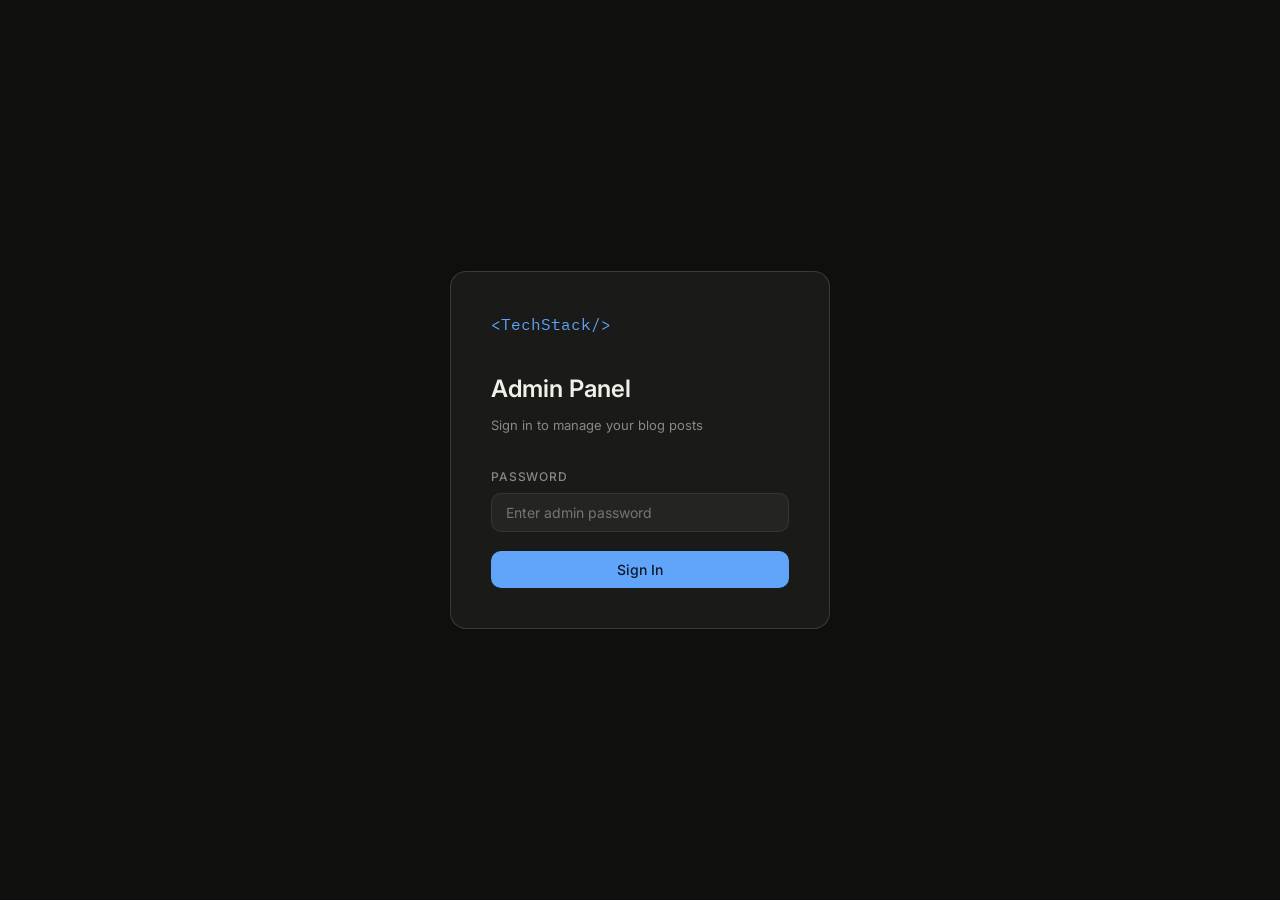
<file: frontend/admin.html>
<!DOCTYPE html>
<html lang="en">
<head>
  <meta charset="UTF-8" />
  <meta name="viewport" content="width=device-width, initial-scale=1.0" />
  <!-- Fav Icon -->
  <link rel="icon" type="image/x-icon" href="/favicon.ico" />
  <link rel="icon" type="image/png" sizes="32x32" href="/favicon-32x32.png" />
  <link rel="icon" type="image/png" sizes="16x16" href="/favicon-16x16.png" />
  <link rel="apple-touch-icon" sizes="180x180" href="/apple-touch-icon.png" />
  <title>TechStack Blog — Admin</title>
  <link href="https://fonts.googleapis.com/css2?family=IBM+Plex+Mono:wght@400;500&family=Inter:wght@300;400;500;600&display=swap" rel="stylesheet" />
  <style>
    *, *::before, *::after { box-sizing: border-box; margin: 0; padding: 0; }
    :root {
      --bg: #0F0F0E; --bg2: #1A1A18; --bg3: #242422;
      --border: rgba(255,255,255,0.08); --border2: rgba(255,255,255,0.14);
      --text: #F0EFE8; --text2: #888884;
      --accent: #60A5FA; --accent-bg: rgba(96,165,250,0.08);
      --green: #34D399; --green-bg: rgba(52,211,153,0.08);
      --red: #F87171; --red-bg: rgba(248,113,113,0.08);
      --radius: 10px; --font: 'Inter', sans-serif; --mono: 'IBM Plex Mono', monospace;
    }
    html { height: 100%; }
    body { font-family: var(--font); background: var(--bg); color: var(--text); min-height: 100vh; font-size: 14px; line-height: 1.6; }
    #loginScreen { min-height: 100vh; display: flex; align-items: center; justify-content: center; padding: 2rem; }
    .login-card { width: 100%; max-width: 380px; background: var(--bg2); border: 1px solid var(--border2); border-radius: 16px; padding: 2.5rem; }
    .login-logo { font-family: var(--mono); font-size: 1rem; color: var(--accent); margin-bottom: 2rem; display: block; }
    .login-title { font-size: 1.5rem; font-weight: 600; margin-bottom: 0.4rem; }
    .login-sub { color: var(--text2); font-size: 13px; margin-bottom: 2rem; }
    label { display: block; font-size: 12px; font-weight: 500; color: var(--text2); text-transform: uppercase; letter-spacing: 0.07em; margin-bottom: 6px; }
    input, select, textarea { width: 100%; background: var(--bg3); border: 1px solid var(--border); border-radius: var(--radius); color: var(--text); font-family: var(--font); font-size: 14px; padding: 10px 14px; outline: none; transition: border-color 0.15s; -webkit-appearance: none; }
    input:focus, select:focus, textarea:focus { border-color: var(--accent); }
    textarea { resize: vertical; font-family: var(--mono); font-size: 13px; line-height: 1.7; }
    .field { margin-bottom: 1.2rem; }
    .btn { display: inline-flex; align-items: center; justify-content: center; gap: 8px; font-family: var(--font); font-size: 14px; font-weight: 500; border: none; border-radius: var(--radius); cursor: pointer; padding: 10px 20px; transition: opacity 0.15s, transform 0.1s; }
    .btn:hover { opacity: 0.85; } .btn:active { transform: scale(0.98); }
    .btn-primary { background: var(--accent); color: #0F172A; width: 100%; }
    .btn-publish { background: var(--green); color: #022C22; }
    .btn-update { background: var(--accent); color: #0F172A; }
    .btn-delete { background: var(--red-bg); color: var(--red); border: 1px solid rgba(248,113,113,0.2); }
    .btn-clear { background: var(--bg3); color: var(--text2); border: 1px solid var(--border); }
    .btn-sm { padding: 6px 12px; font-size: 12px; }
    .btn:disabled { opacity: 0.4; cursor: not-allowed; }
    #adminScreen { display: none; min-height: 100vh; }
    .topbar { position: sticky; top: 0; z-index: 50; background: rgba(15,15,14,0.92); backdrop-filter: blur(10px); border-bottom: 1px solid var(--border); padding: 0 2rem; height: 56px; display: flex; align-items: center; justify-content: space-between; }
    .topbar-logo { font-family: var(--mono); font-size: 0.9rem; color: var(--accent); }
    .topbar-right { display: flex; align-items: center; gap: 1rem; }
    .topbar-user { font-size: 12px; color: var(--text2); }
    .btn-logout { background: none; border: 1px solid var(--border); border-radius: 6px; color: var(--text2); font-size: 12px; padding: 4px 10px; cursor: pointer; }
    .btn-logout:hover { color: var(--text); border-color: var(--border2); }
    .main-layout { display: grid; grid-template-columns: 300px 1fr; min-height: calc(100vh - 56px); }
    .sidebar { border-right: 1px solid var(--border); padding: 1.5rem 1rem; overflow-y: auto; }
    .sidebar-heading { font-size: 11px; font-weight: 500; text-transform: uppercase; letter-spacing: 0.08em; color: var(--text2); margin-bottom: 1rem; padding: 0 0.5rem; }
    .new-post-btn { width: 100%; background: var(--accent-bg); border: 1px dashed rgba(96,165,250,0.3); border-radius: var(--radius); color: var(--accent); font-family: var(--font); font-size: 13px; font-weight: 500; padding: 10px; cursor: pointer; margin-bottom: 1rem; transition: background 0.15s; }
    .new-post-btn:hover { background: rgba(96,165,250,0.14); }
    .post-item { padding: 10px 12px; border-radius: 8px; cursor: pointer; margin-bottom: 2px; transition: background 0.1s; border: 1px solid transparent; }
    .post-item:hover { background: var(--bg2); }
    .post-item.active { background: var(--bg3); border-color: var(--border2); }
    .post-item-title { font-size: 13px; font-weight: 500; color: var(--text); white-space: nowrap; overflow: hidden; text-overflow: ellipsis; margin-bottom: 3px; }
    .post-item-meta { font-size: 11px; color: var(--text2); display: flex; gap: 8px; }
    .post-badge { font-size: 10px; padding: 1px 6px; border-radius: 4px; font-weight: 500; background: rgba(96,165,250,0.12); color: #60A5FA; }
    .editor-panel { padding: 2rem; overflow-y: auto; }
    .editor-header { display: flex; align-items: center; justify-content: space-between; margin-bottom: 2rem; }
    .editor-title-text { font-size: 1.1rem; font-weight: 600; }
    .editor-actions { display: flex; gap: 8px; }
    .form-grid { display: grid; grid-template-columns: 1fr 1fr; gap: 1rem; margin-bottom: 1.2rem; }
    .tab-row { display: flex; gap: 2px; margin-bottom: 1rem; }
    .tab-btn { background: none; border: none; padding: 6px 14px; border-radius: 6px; font-family: var(--font); font-size: 13px; color: var(--text2); cursor: pointer; transition: all 0.15s; }
    .tab-btn.active { background: var(--bg3); color: var(--text); }
    .tab-panel { display: none; } .tab-panel.active { display: block; }
    .preview-box { background: var(--bg2); border: 1px solid var(--border); border-radius: var(--radius); padding: 2rem; min-height: 320px; font-size: 14px; line-height: 1.8; color: var(--text); }
    .preview-box h2 { font-size: 1.6rem; margin-bottom: 0.5rem; font-weight: 700; }
    .preview-box h3 { font-size: 1.1rem; margin: 1.5rem 0 0.5rem; font-weight: 600; color: var(--accent); }
    .preview-box p { color: var(--text2); margin-bottom: 0.75rem; }
    .preview-box pre { background: var(--bg3); border-radius: 8px; padding: 1rem; font-family: var(--mono); font-size: 12px; overflow-x: auto; margin: 0.75rem 0; line-height: 1.7; }
    .preview-box ul { padding-left: 1.5rem; color: var(--text2); }
    .preview-box li { margin-bottom: 4px; }
    #toast { position: fixed; bottom: 2rem; right: 2rem; padding: 12px 20px; border-radius: 10px; font-size: 13px; font-weight: 500; display: none; z-index: 999; }
    #toast.success { background: var(--green-bg); color: var(--green); border: 1px solid rgba(52,211,153,0.2); }
    #toast.error { background: var(--red-bg); color: var(--red); border: 1px solid rgba(248,113,113,0.2); }
    .stats-bar { display: flex; gap: 1.5rem; background: var(--bg2); border: 1px solid var(--border); border-radius: var(--radius); padding: 1rem 1.5rem; margin-bottom: 2rem; }
    .stat { text-align: center; }
    .stat-num { font-size: 1.4rem; font-weight: 600; color: var(--accent); font-family: var(--mono); }
    .stat-label { font-size: 11px; color: var(--text2); margin-top: 2px; }
    .tip-box { background: var(--accent-bg); border: 1px solid rgba(96,165,250,0.15); border-radius: var(--radius); padding: 12px 14px; font-size: 12.5px; color: var(--text2); margin-bottom: 1.2rem; line-height: 1.6; }
    .tip-box strong { color: var(--accent); }
    .slug-preview { font-family: var(--mono); font-size: 11px; color: var(--text2); margin-top: 4px; }
    .slug-preview span { color: var(--accent); }
    .char-count { font-size: 11px; color: var(--text2); text-align: right; margin-top: 4px; }
    .empty-state { display: flex; flex-direction: column; align-items: center; justify-content: center; min-height: 400px; color: var(--text2); text-align: center; }
    .empty-icon { font-size: 3rem; margin-bottom: 1rem; opacity: 0.4; }
    .empty-title { font-size: 1.1rem; font-weight: 500; margin-bottom: 0.5rem; color: var(--text); }
    @media (max-width: 768px) { .main-layout { grid-template-columns: 1fr; } .sidebar { border-right: none; border-bottom: 1px solid var(--border); } .form-grid { grid-template-columns: 1fr; } }
  </style>
</head>
<body>

<div id="loginScreen">
  <div class="login-card">
    <span class="login-logo">&lt;TechStack/&gt;</span>
    <div class="login-title">Admin Panel</div>
    <div class="login-sub">Sign in to manage your blog posts</div>
    <div class="field">
      <label>Password</label>
      <input type="password" id="passwordInput" placeholder="Enter admin password" />
    </div>
    <button class="btn btn-primary" onclick="login()">Sign In</button>
    <div id="loginError" style="color:var(--red);font-size:12px;margin-top:10px;display:none;">Incorrect password. Try again.</div>
  </div>
</div>

<div id="adminScreen">
  <div class="topbar">
    <span class="topbar-logo">&lt;TechStack/&gt; Admin</span>
    <div class="topbar-right">
      <span class="topbar-user" id="apiStatus">Connecting...</span>
      <a href="https://www.techstackblog.com" target="_blank" style="font-size:12px;color:var(--text2);text-decoration:none;">View Blog ↗</a>
      <button class="btn-logout" onclick="logout()">Sign Out</button>
    </div>
  </div>

  <div class="main-layout">
    <div class="sidebar">
      <div class="sidebar-heading">Posts</div>
      <button class="new-post-btn" onclick="newPost()">+ New Post</button>
      <div id="postList"><div style="color:var(--text2);font-size:13px;padding:0.5rem;">Loading posts...</div></div>
    </div>

    <div class="editor-panel">
      <div id="emptyState" class="empty-state">
        <div class="empty-icon">✍️</div>
        <div class="empty-title">Select a post or create a new one</div>
        <div style="font-size:13px;">Your posts appear in the sidebar on the left</div>
      </div>

      <div id="editorForm" style="display:none;">
        <div class="editor-header">
          <div class="editor-title-text" id="editorHeading">New Post</div>
          <div class="editor-actions">
            <button class="btn btn-clear btn-sm" onclick="clearForm()">Clear</button>
            <button class="btn btn-delete btn-sm" id="deleteBtn" onclick="deletePost()" style="display:none;">Delete</button>
            <button class="btn btn-update btn-sm" id="updateBtn" onclick="savePost('update')" style="display:none;">Update Post</button>
            <button class="btn btn-publish btn-sm" id="publishBtn" onclick="savePost('publish')">Publish Post</button>
          </div>
        </div>

        <div class="stats-bar" id="statsBar" style="display:none;">
          <div class="stat"><div class="stat-num" id="statViews">0</div><div class="stat-label">Views</div></div>
          <div class="stat"><div class="stat-num" id="statWords">0</div><div class="stat-label">Words</div></div>
          <div class="stat"><div class="stat-num" id="statRead">0</div><div class="stat-label">Min Read</div></div>
          <div class="stat"><div class="stat-num" id="statDate">—</div><div class="stat-label">Published</div></div>
        </div>

        <div class="field">
          <label>Post Title *</label>
          <input type="text" id="fTitle" placeholder="e.g. Azure Service Bus: Topics and Dead Letter Queues" oninput="autoSlug()" />
        </div>

        <div class="form-grid">
          <div class="field">
            <label>URL Slug *</label>
            <input type="text" id="fSlug" placeholder="e.g. azure-service-bus-deep-dive" />
            <div class="slug-preview">URL: techstackblog.com/post.html?slug=<span id="slugPreview">your-slug</span></div>
          </div>
          <div class="field">
            <label>Tech Tag *</label>
            <select id="fTech">
              <option value="Azure">Azure</option>
              <option value="C#">C#</option>
              <option value="SQL">SQL</option>
              <option value="JavaScript">JavaScript</option>
              <option value="HTML/CSS">HTML/CSS</option>
              <option value="REST API">REST API</option>
              <option value="Computer Science">Computer Science</option>
            </select>
          </div>
        </div>

        <div class="field">
          <label>Excerpt (shown on card) *</label>
          <textarea id="fExcerpt" rows="2" placeholder="One or two sentences that appear on the blog card." oninput="updateCharCount(this, 'excerptCount', 200)"></textarea>
          <div class="char-count"><span id="excerptCount">0</span>/200 characters</div>
        </div>

        <div class="field" style="max-width:200px;">
          <label>Reading Time (minutes)</label>
          <input type="number" id="fReadingTime" value="8" min="1" max="60" />
        </div>

        <div class="field">
          <label>Post Content (HTML) *</label>
          <div class="tip-box">
            <strong>Tip:</strong> Use <code>&lt;h3&gt;</code> for headings, <code>&lt;p&gt;</code> for paragraphs, <code>&lt;pre&gt;</code> for code blocks, <code>&lt;ul&gt;&lt;li&gt;</code> for lists.
          </div>
          <div class="tab-row">
            <button class="tab-btn active" onclick="switchTab('write', this)">Write</button>
            <button class="tab-btn" onclick="switchTab('preview', this)">Preview</button>
          </div>
          <div class="tab-panel active" id="tab-write">
            <textarea id="fContent" rows="18" placeholder="<h3>What is it?</h3>&#10;<p>Your explanation here...</p>" oninput="updateWordCount()"></textarea>
            <div class="char-count"><span id="wordCount">0</span> words</div>
          </div>
          <div class="tab-panel" id="tab-preview">
            <div class="preview-box" id="previewBox"><div style="color:var(--text2);font-style:italic;">Switch to Write tab to see preview.</div></div>
          </div>
        </div>

        <input type="hidden" id="fId" value="" />
      </div>
    </div>
  </div>
</div>

<div id="toast"></div>

<script>
const API = "https://techblog-api-h0fdc9hkf5hmadg0.westus2-01.azurewebsites.net/api";
const ADMIN_PASSWORD = "%%ADMIN_PASSWORD%%";

function login() {
  const val = document.getElementById("passwordInput").value;
  if (val === ADMIN_PASSWORD) {
    sessionStorage.setItem("admin_auth", "true");
    document.getElementById("loginScreen").style.display = "none";
    document.getElementById("adminScreen").style.display = "block";
    document.getElementById("loginError").style.display = "none";
    loadPosts();
  } else {
    document.getElementById("loginError").style.display = "block";
    document.getElementById("passwordInput").value = "";
  }
}
function logout() { sessionStorage.removeItem("admin_auth"); location.reload(); }
document.getElementById("passwordInput").addEventListener("keydown", e => { if (e.key === "Enter") login(); });
if (sessionStorage.getItem("admin_auth") === "true") {
  document.getElementById("loginScreen").style.display = "none";
  document.getElementById("adminScreen").style.display = "block";
  loadPosts();
}

let allPosts = [];
let currentId = null;

async function loadPosts() {
  try {
    const res = await fetch(`${API}/posts`);
    if (!res.ok) throw new Error("API error " + res.status);
    allPosts = await res.json();
    renderSidebar(allPosts);
    document.getElementById("apiStatus").textContent = `${allPosts.length} posts · API connected ✓`;
    document.getElementById("apiStatus").style.color = "var(--green)";
  } catch (e) {
    document.getElementById("apiStatus").textContent = "API unreachable";
    document.getElementById("apiStatus").style.color = "var(--red)";
    showToast("Cannot reach API: " + e.message, "error");
  }
}

function renderSidebar(posts) {
  const list = document.getElementById("postList");
  if (!posts.length) { list.innerHTML = `<div style="color:var(--text2);font-size:13px;padding:0.5rem;">No posts yet.</div>`; return; }
  list.innerHTML = posts.map(p => `
    <div class="post-item ${currentId === p.id ? 'active' : ''}" onclick="loadPost(${p.id})" id="item-${p.id}">
      <div class="post-item-title">${p.title}</div>
      <div class="post-item-meta">
        <span class="post-badge">${(Array.isArray(p.tech)?p.tech[0]:p.tech) || 'Azure'}</span>
        <span>${p.date}</span><span>${p.readingTime}m</span>
      </div>
    </div>`).join("");
}

function loadPost(id) {
  const post = allPosts.find(p => p.id === id);
  if (!post) return;
  currentId = id;
  document.getElementById("emptyState").style.display = "none";
  document.getElementById("editorForm").style.display = "block";
  document.getElementById("editorHeading").textContent = "Edit Post";
  document.getElementById("publishBtn").style.display = "none";
  document.getElementById("updateBtn").style.display = "inline-flex";
  document.getElementById("deleteBtn").style.display = "inline-flex";
  document.getElementById("statsBar").style.display = "flex";
  document.getElementById("fId").value = id;
  document.getElementById("fTitle").value = post.title;
  document.getElementById("fSlug").value = post.slug;
  document.getElementById("fExcerpt").value = post.excerpt || "";
  document.getElementById("fContent").value = post.content || "";
  document.getElementById("fReadingTime").value = post.readingTime;
  document.getElementById("fTech").value = (Array.isArray(post.tech)?post.tech[0]:post.tech) || "Azure";
  document.getElementById("slugPreview").textContent = post.slug;
  document.getElementById("statDate").textContent = post.date;
  document.getElementById("statRead").textContent = post.readingTime;
  updateCharCount(document.getElementById("fExcerpt"), "excerptCount", 200);
  updateWordCount();
  renderSidebar(allPosts);
}

function newPost() {
  currentId = null;
  document.getElementById("emptyState").style.display = "none";
  document.getElementById("editorForm").style.display = "block";
  document.getElementById("editorHeading").textContent = "New Post";
  document.getElementById("publishBtn").style.display = "inline-flex";
  document.getElementById("updateBtn").style.display = "none";
  document.getElementById("deleteBtn").style.display = "none";
  document.getElementById("statsBar").style.display = "none";
  document.getElementById("fId").value = "";
  clearForm(true);
  renderSidebar(allPosts);
}

function clearForm(silent) {
  document.getElementById("fTitle").value = "";
  document.getElementById("fSlug").value = "";
  document.getElementById("fExcerpt").value = "";
  document.getElementById("fContent").value = "";
  document.getElementById("fReadingTime").value = "8";
  document.getElementById("fTech").value = "Azure";
  document.getElementById("slugPreview").textContent = "your-slug";
  document.getElementById("excerptCount").textContent = "0";
  document.getElementById("wordCount").textContent = "0";
  if (!silent) showToast("Form cleared", "success");
}

async function savePost(mode) {
  const title = document.getElementById("fTitle").value.trim();
  const slug = document.getElementById("fSlug").value.trim();
  const excerpt = document.getElementById("fExcerpt").value.trim();
  const content = document.getElementById("fContent").value.trim();
  const tech = document.getElementById("fTech").value;
  const time = parseInt(document.getElementById("fReadingTime").value) || 8;
  const id = document.getElementById("fId").value;
  if (!title) { showToast("Title is required", "error"); return; }
  if (!slug) { showToast("Slug is required", "error"); return; }
  if (!content) { showToast("Content is required", "error"); return; }
  const body = { title, slug, excerpt, content, tech, readingTime: time };
  const btn = mode === "publish" ? document.getElementById("publishBtn") : document.getElementById("updateBtn");
  btn.disabled = true; btn.textContent = "Saving...";
  try {
    let res;
    if (mode === "publish") {
      res = await fetch(`${API}/posts`, { method: "POST", headers: { "Content-Type": "application/json" }, body: JSON.stringify(body) });
    } else {
      res = await fetch(`${API}/posts/${id}`, { method: "PUT", headers: { "Content-Type": "application/json" }, body: JSON.stringify(body) });
    }
    if (!res.ok) throw new Error(await res.text());
    const saved = await res.json();
    showToast(mode === "publish" ? "Post published successfully!" : "Post updated!", "success");
    await loadPosts();
    loadPost(saved.id || parseInt(id));
  } catch (e) {
    showToast("Error: " + e.message, "error");
  } finally {
    btn.disabled = false;
    btn.textContent = mode === "publish" ? "Publish Post" : "Update Post";
  }
}

async function deletePost() {
  const id = document.getElementById("fId").value;
  if (!id) return;
  if (!confirm("Delete this post? This cannot be undone.")) return;
  try {
    const res = await fetch(`${API}/posts/${id}`, { method: "DELETE" });
    if (!res.ok) throw new Error("Delete failed");
    showToast("Post deleted", "success");
    currentId = null;
    await loadPosts();
    document.getElementById("editorForm").style.display = "none";
    document.getElementById("emptyState").style.display = "flex";
  } catch (e) { showToast("Error: " + e.message, "error"); }
}

function autoSlug() {
  const title = document.getElementById("fTitle").value;
  const slug = title.toLowerCase().replace(/[^a-z0-9\s-]/g, "").replace(/\s+/g, "-").replace(/-+/g, "-").trim();
  document.getElementById("fSlug").value = slug;
  document.getElementById("slugPreview").textContent = slug || "your-slug";
}

function switchTab(name, btn) {
  document.querySelectorAll(".tab-panel").forEach(p => p.classList.remove("active"));
  document.querySelectorAll(".tab-btn").forEach(b => b.classList.remove("active"));
  document.getElementById("tab-" + name).classList.add("active");
  btn.classList.add("active");
  if (name === "preview") {
    document.getElementById("previewBox").innerHTML = document.getElementById("fContent").value || "<p style='color:var(--text2);font-style:italic;'>Nothing to preview yet.</p>";
  }
}

function updateCharCount(el, countId, max) {
  const len = el.value.length;
  const el2 = document.getElementById(countId);
  el2.textContent = len;
  el2.style.color = len > max ? "var(--red)" : "var(--text2)";
}

function updateWordCount() {
  const text = document.getElementById("fContent").value.replace(/<[^>]*>/g, " ").trim();
  const words = text ? text.split(/\s+/).length : 0;
  document.getElementById("wordCount").textContent = words;
  document.getElementById("statWords").textContent = words;
  document.getElementById("statRead").textContent = Math.max(1, Math.ceil(words / 200));
  document.getElementById("fReadingTime").value = Math.max(1, Math.ceil(words / 200));
}

function showToast(msg, type) {
  const t = document.getElementById("toast");
  t.textContent = msg; t.className = type; t.style.display = "block";
  setTimeout(() => { t.style.display = "none"; }, 3500);
}

document.getElementById("fSlug").addEventListener("input", function() {
  document.getElementById("slugPreview").textContent = this.value || "your-slug";
});
</script>
</body>
</html>
</file>
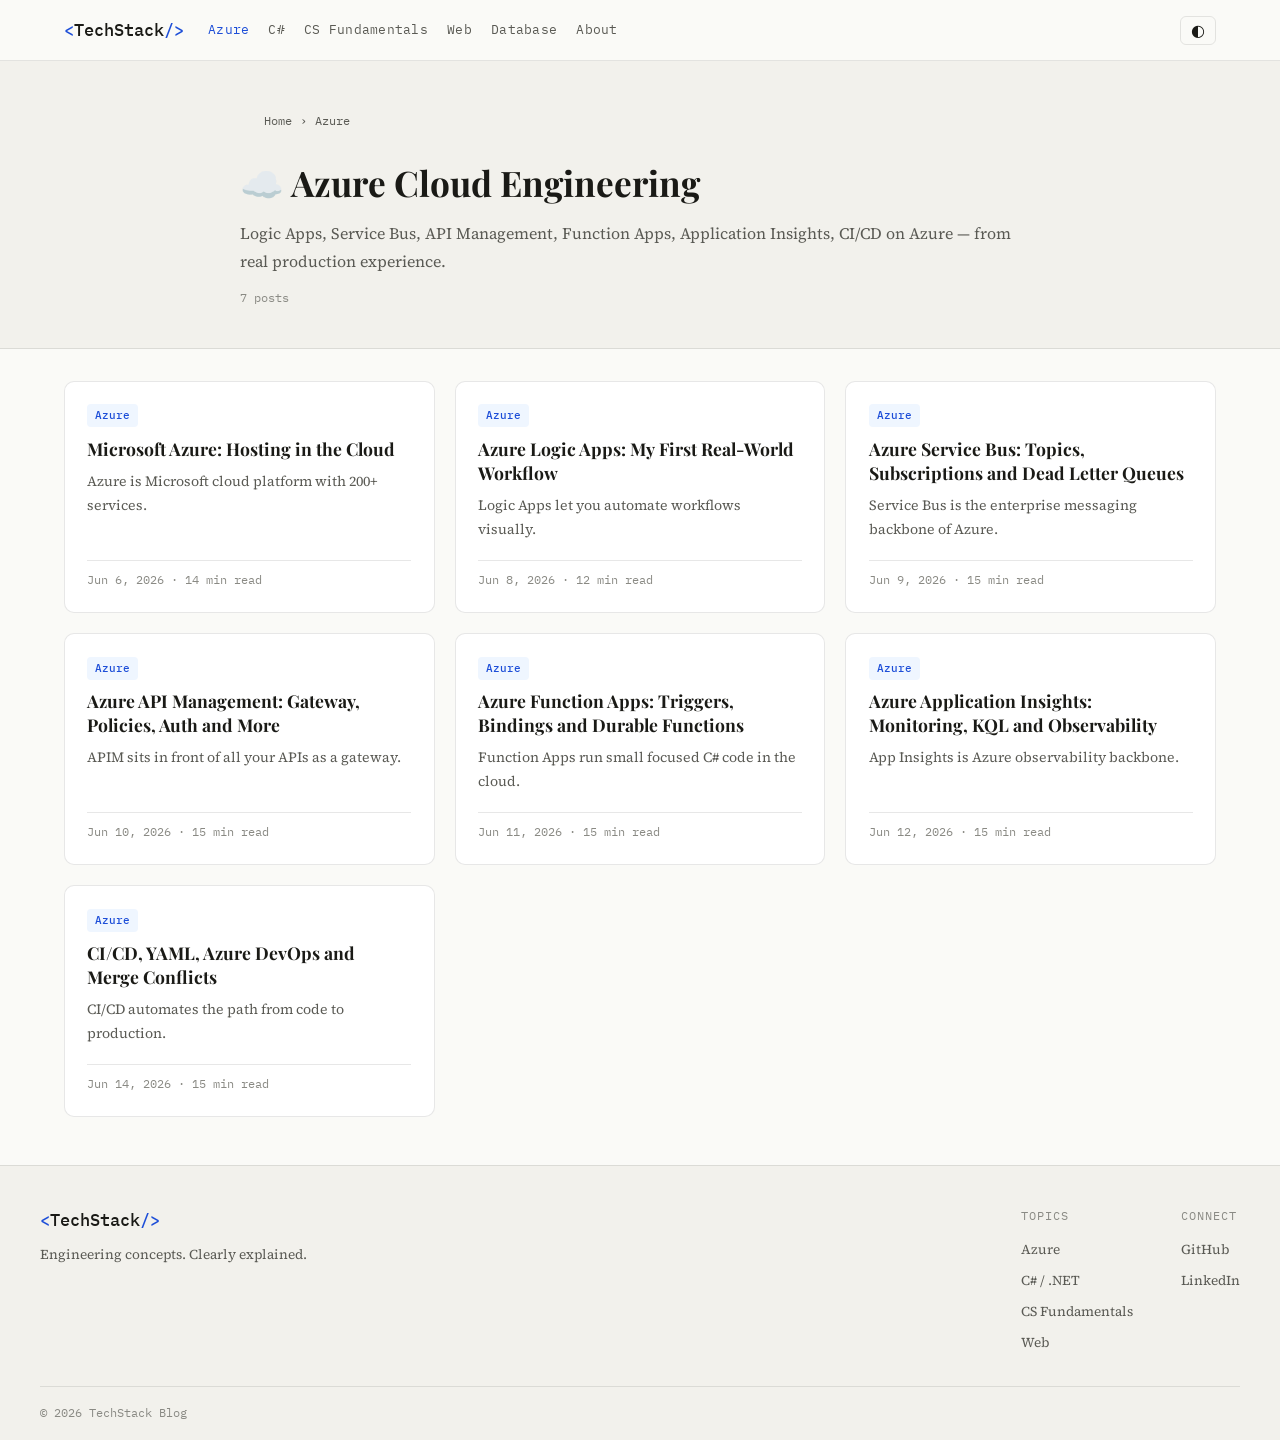
<file: frontend/category.html>
<!DOCTYPE html>
<html lang="en">
<head>
  <meta charset="UTF-8" />
  <meta name="viewport" content="width=device-width, initial-scale=1.0" />
  <!-- Fav Icon -->
  <link rel="icon" type="image/x-icon" href="/favicon.ico" />
  <link rel="icon" type="image/png" sizes="32x32" href="/favicon-32x32.png" />
  <link rel="icon" type="image/png" sizes="16x16" href="/favicon-16x16.png" />
  <link rel="apple-touch-icon" sizes="180x180" href="/apple-touch-icon.png" />
  <!-- OG Image -->
  <meta property="og:image" content="https://www.techstackblog.com/og-image.png" />
  <meta property="og:image:width" content="1200" />
  <meta property="og:image:height" content="630" />
  <meta name="twitter:card" content="summary_large_image" />
  <meta name="twitter:image" content="https://www.techstackblog.com/og-image.png" />
  <title id="pageTitle">Category | TechStack Blog</title>
  <meta name="description" id="pageDesc" content="" />
  <link rel="canonical" id="canonical" href="" />
  <link href="https://fonts.googleapis.com/css2?family=Playfair+Display:wght@400;700&family=IBM+Plex+Mono:wght@400;500&family=Source+Serif+4:ital,wght@0,300;0,400;0,600;1,400&display=swap" rel="stylesheet" />
  <link rel="stylesheet" href="css/styles.css" />
</head>
<body>
  <header class="site-header">
    <div class="header-inner">
      <a href="/" class="logo">
        <span class="logo-bracket">&lt;</span>TechStack<span class="logo-bracket">/&gt;</span>
      </a>
      <nav class="main-nav">
        <a href="category.html?cat=azure">Azure</a>
        <a href="category.html?cat=csharp">C#</a>
        <a href="category.html?cat=computer-science">CS Fundamentals</a>
        <a href="category.html?cat=web">Web</a>
        <a href="category.html?cat=database">Database</a>
        <a href="/#about">About</a>
      </nav>
      <div class="header-right">
        <button class="theme-toggle" id="themeToggle" aria-label="Toggle dark mode">◐</button>
        <button class="nav-toggle" id="navToggle" aria-label="Toggle menu">☰</button>
      </div>
    </div>
  </header>

  <section class="cat-hero">
    <div class="cat-hero-inner">
      <div class="breadcrumb">
        <a href="/">Home</a>
        <span>›</span>
        <span id="catName">Category</span>
      </div>
      <h1 class="cat-title" id="catTitle"></h1>
      <p class="cat-desc" id="catDesc"></p>
      <div class="cat-meta" id="catMeta"></div>
    </div>
  </section>

  <section class="posts-section">
    <div class="section-inner">
      <div id="catPostsGrid" class="posts-grid">
        <div class="loading-state">Loading posts...</div>
      </div>
    </div>
  </section>

  <footer class="site-footer">
    <div class="footer-inner">
      <div class="footer-brand">
        <span class="logo"><span class="logo-bracket">&lt;</span>TechStack<span class="logo-bracket">/&gt;</span></span>
        <p>Engineering concepts. Clearly explained.</p>
      </div>
      <div class="footer-links">
        <div class="footer-col">
          <div class="footer-heading">Topics</div>
          <a href="category.html?cat=azure">Azure</a>
          <a href="category.html?cat=csharp">C# / .NET</a>
          <a href="category.html?cat=computer-science">CS Fundamentals</a>
          <a href="category.html?cat=web">Web</a>
        </div>
        <div class="footer-col">
          <div class="footer-heading">Connect</div>
          <a href="https://github.com/Manohari-j/TechStackBlog" target="_blank" rel="noopener">GitHub</a>
          <a href="https://www.linkedin.com/in/manohari-jayachandran" target="_blank" rel="noopener">LinkedIn</a>
        </div>
      </div>
    </div>
    <div class="footer-bottom">
      <span>© 2026 TechStack Blog</span>
    </div>
  </footer>

  <script src="js/config.js"></script>
  <script src="js/category.js"></script>
</body>
</html>
</file>
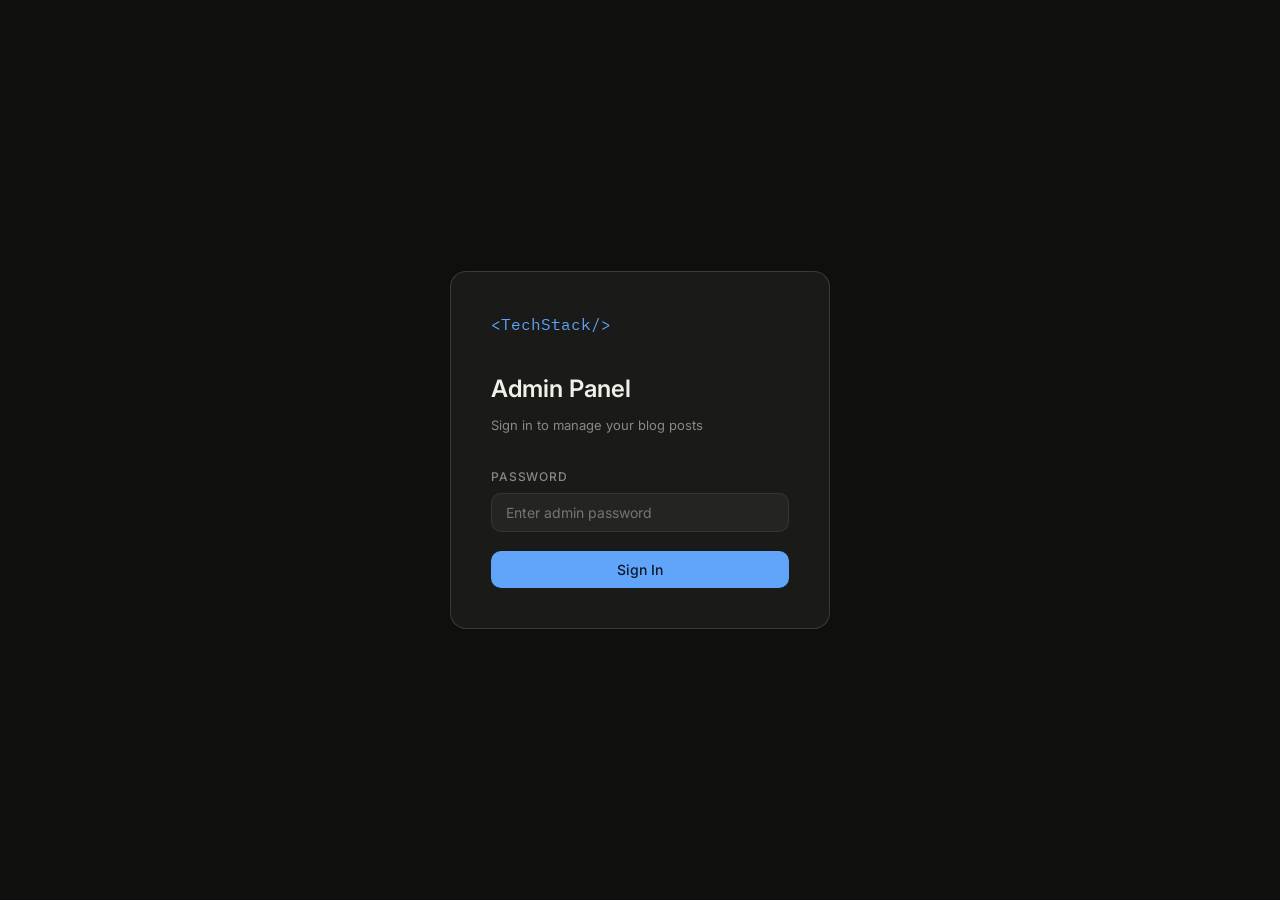
<file: TechBlog/frontend/admin.html>
<!DOCTYPE html>
<html lang="en">
<head>
  <meta charset="UTF-8" />
  <meta name="viewport" content="width=device-width, initial-scale=1.0" />
  <title>TechStack Blog — Admin</title>
  <link href="https://fonts.googleapis.com/css2?family=IBM+Plex+Mono:wght@400;500&family=Inter:wght@300;400;500;600&display=swap" rel="stylesheet" />
  <style>
    *, *::before, *::after { box-sizing: border-box; margin: 0; padding: 0; }
    :root {
      --bg: #0F0F0E; --bg2: #1A1A18; --bg3: #242422;
      --border: rgba(255,255,255,0.08); --border2: rgba(255,255,255,0.14);
      --text: #F0EFE8; --text2: #888884;
      --accent: #60A5FA; --accent-bg: rgba(96,165,250,0.08);
      --green: #34D399; --green-bg: rgba(52,211,153,0.08);
      --red: #F87171; --red-bg: rgba(248,113,113,0.08);
      --radius: 10px; --font: 'Inter', sans-serif; --mono: 'IBM Plex Mono', monospace;
    }
    html { height: 100%; }
    body { font-family: var(--font); background: var(--bg); color: var(--text); min-height: 100vh; font-size: 14px; line-height: 1.6; }
    #loginScreen { min-height: 100vh; display: flex; align-items: center; justify-content: center; padding: 2rem; }
    .login-card { width: 100%; max-width: 380px; background: var(--bg2); border: 1px solid var(--border2); border-radius: 16px; padding: 2.5rem; }
    .login-logo { font-family: var(--mono); font-size: 1rem; color: var(--accent); margin-bottom: 2rem; display: block; }
    .login-title { font-size: 1.5rem; font-weight: 600; margin-bottom: 0.4rem; }
    .login-sub { color: var(--text2); font-size: 13px; margin-bottom: 2rem; }
    label { display: block; font-size: 12px; font-weight: 500; color: var(--text2); text-transform: uppercase; letter-spacing: 0.07em; margin-bottom: 6px; }
    input, select, textarea { width: 100%; background: var(--bg3); border: 1px solid var(--border); border-radius: var(--radius); color: var(--text); font-family: var(--font); font-size: 14px; padding: 10px 14px; outline: none; transition: border-color 0.15s; -webkit-appearance: none; }
    input:focus, select:focus, textarea:focus { border-color: var(--accent); }
    textarea { resize: vertical; font-family: var(--mono); font-size: 13px; line-height: 1.7; }
    .field { margin-bottom: 1.2rem; }
    .btn { display: inline-flex; align-items: center; justify-content: center; gap: 8px; font-family: var(--font); font-size: 14px; font-weight: 500; border: none; border-radius: var(--radius); cursor: pointer; padding: 10px 20px; transition: opacity 0.15s, transform 0.1s; }
    .btn:hover { opacity: 0.85; } .btn:active { transform: scale(0.98); }
    .btn-primary { background: var(--accent); color: #0F172A; width: 100%; }
    .btn-publish { background: var(--green); color: #022C22; }
    .btn-update { background: var(--accent); color: #0F172A; }
    .btn-delete { background: var(--red-bg); color: var(--red); border: 1px solid rgba(248,113,113,0.2); }
    .btn-clear { background: var(--bg3); color: var(--text2); border: 1px solid var(--border); }
    .btn-sm { padding: 6px 12px; font-size: 12px; }
    .btn:disabled { opacity: 0.4; cursor: not-allowed; }
    #adminScreen { display: none; min-height: 100vh; }
    .topbar { position: sticky; top: 0; z-index: 50; background: rgba(15,15,14,0.92); backdrop-filter: blur(10px); border-bottom: 1px solid var(--border); padding: 0 2rem; height: 56px; display: flex; align-items: center; justify-content: space-between; }
    .topbar-logo { font-family: var(--mono); font-size: 0.9rem; color: var(--accent); }
    .topbar-right { display: flex; align-items: center; gap: 1rem; }
    .topbar-user { font-size: 12px; color: var(--text2); }
    .btn-logout { background: none; border: 1px solid var(--border); border-radius: 6px; color: var(--text2); font-size: 12px; padding: 4px 10px; cursor: pointer; }
    .btn-logout:hover { color: var(--text); border-color: var(--border2); }
    .main-layout { display: grid; grid-template-columns: 300px 1fr; min-height: calc(100vh - 56px); }
    .sidebar { border-right: 1px solid var(--border); padding: 1.5rem 1rem; overflow-y: auto; }
    .sidebar-heading { font-size: 11px; font-weight: 500; text-transform: uppercase; letter-spacing: 0.08em; color: var(--text2); margin-bottom: 1rem; padding: 0 0.5rem; }
    .new-post-btn { width: 100%; background: var(--accent-bg); border: 1px dashed rgba(96,165,250,0.3); border-radius: var(--radius); color: var(--accent); font-family: var(--font); font-size: 13px; font-weight: 500; padding: 10px; cursor: pointer; margin-bottom: 1rem; transition: background 0.15s; }
    .new-post-btn:hover { background: rgba(96,165,250,0.14); }
    .post-item { padding: 10px 12px; border-radius: 8px; cursor: pointer; margin-bottom: 2px; transition: background 0.1s; border: 1px solid transparent; }
    .post-item:hover { background: var(--bg2); }
    .post-item.active { background: var(--bg3); border-color: var(--border2); }
    .post-item-title { font-size: 13px; font-weight: 500; color: var(--text); white-space: nowrap; overflow: hidden; text-overflow: ellipsis; margin-bottom: 3px; }
    .post-item-meta { font-size: 11px; color: var(--text2); display: flex; gap: 8px; }
    .post-badge { font-size: 10px; padding: 1px 6px; border-radius: 4px; font-weight: 500; background: rgba(96,165,250,0.12); color: #60A5FA; }
    .editor-panel { padding: 2rem; overflow-y: auto; }
    .editor-header { display: flex; align-items: center; justify-content: space-between; margin-bottom: 2rem; }
    .editor-title-text { font-size: 1.1rem; font-weight: 600; }
    .editor-actions { display: flex; gap: 8px; }
    .form-grid { display: grid; grid-template-columns: 1fr 1fr; gap: 1rem; margin-bottom: 1.2rem; }
    .tab-row { display: flex; gap: 2px; margin-bottom: 1rem; }
    .tab-btn { background: none; border: none; padding: 6px 14px; border-radius: 6px; font-family: var(--font); font-size: 13px; color: var(--text2); cursor: pointer; transition: all 0.15s; }
    .tab-btn.active { background: var(--bg3); color: var(--text); }
    .tab-panel { display: none; } .tab-panel.active { display: block; }
    .preview-box { background: var(--bg2); border: 1px solid var(--border); border-radius: var(--radius); padding: 2rem; min-height: 320px; font-size: 14px; line-height: 1.8; color: var(--text); }
    .preview-box h2 { font-size: 1.6rem; margin-bottom: 0.5rem; font-weight: 700; }
    .preview-box h3 { font-size: 1.1rem; margin: 1.5rem 0 0.5rem; font-weight: 600; color: var(--accent); }
    .preview-box p { color: var(--text2); margin-bottom: 0.75rem; }
    .preview-box pre { background: var(--bg3); border-radius: 8px; padding: 1rem; font-family: var(--mono); font-size: 12px; overflow-x: auto; margin: 0.75rem 0; line-height: 1.7; }
    .preview-box ul { padding-left: 1.5rem; color: var(--text2); }
    .preview-box li { margin-bottom: 4px; }
    #toast { position: fixed; bottom: 2rem; right: 2rem; padding: 12px 20px; border-radius: 10px; font-size: 13px; font-weight: 500; display: none; z-index: 999; }
    #toast.success { background: var(--green-bg); color: var(--green); border: 1px solid rgba(52,211,153,0.2); }
    #toast.error { background: var(--red-bg); color: var(--red); border: 1px solid rgba(248,113,113,0.2); }
    .stats-bar { display: flex; gap: 1.5rem; background: var(--bg2); border: 1px solid var(--border); border-radius: var(--radius); padding: 1rem 1.5rem; margin-bottom: 2rem; }
    .stat { text-align: center; }
    .stat-num { font-size: 1.4rem; font-weight: 600; color: var(--accent); font-family: var(--mono); }
    .stat-label { font-size: 11px; color: var(--text2); margin-top: 2px; }
    .tip-box { background: var(--accent-bg); border: 1px solid rgba(96,165,250,0.15); border-radius: var(--radius); padding: 12px 14px; font-size: 12.5px; color: var(--text2); margin-bottom: 1.2rem; line-height: 1.6; }
    .tip-box strong { color: var(--accent); }
    .slug-preview { font-family: var(--mono); font-size: 11px; color: var(--text2); margin-top: 4px; }
    .slug-preview span { color: var(--accent); }
    .char-count { font-size: 11px; color: var(--text2); text-align: right; margin-top: 4px; }
    .empty-state { display: flex; flex-direction: column; align-items: center; justify-content: center; min-height: 400px; color: var(--text2); text-align: center; }
    .empty-icon { font-size: 3rem; margin-bottom: 1rem; opacity: 0.4; }
    .empty-title { font-size: 1.1rem; font-weight: 500; margin-bottom: 0.5rem; color: var(--text); }
    @media (max-width: 768px) { .main-layout { grid-template-columns: 1fr; } .sidebar { border-right: none; border-bottom: 1px solid var(--border); } .form-grid { grid-template-columns: 1fr; } }
  </style>
</head>
<body>

<div id="loginScreen">
  <div class="login-card">
    <span class="login-logo">&lt;TechStack/&gt;</span>
    <div class="login-title">Admin Panel</div>
    <div class="login-sub">Sign in to manage your blog posts</div>
    <div class="field">
      <label>Password</label>
      <input type="password" id="passwordInput" placeholder="Enter admin password" />
    </div>
    <button class="btn btn-primary" onclick="login()">Sign In</button>
    <div id="loginError" style="color:var(--red);font-size:12px;margin-top:10px;display:none;">Incorrect password. Try again.</div>
  </div>
</div>

<div id="adminScreen">
  <div class="topbar">
    <span class="topbar-logo">&lt;TechStack/&gt; Admin</span>
    <div class="topbar-right">
      <span class="topbar-user" id="apiStatus">Connecting...</span>
      <a href="https://www.techstackblog.com" target="_blank" style="font-size:12px;color:var(--text2);text-decoration:none;">View Blog ↗</a>
      <button class="btn-logout" onclick="logout()">Sign Out</button>
    </div>
  </div>

  <div class="main-layout">
    <div class="sidebar">
      <div class="sidebar-heading">Posts</div>
      <button class="new-post-btn" onclick="newPost()">+ New Post</button>
      <div id="postList"><div style="color:var(--text2);font-size:13px;padding:0.5rem;">Loading posts...</div></div>
    </div>

    <div class="editor-panel">
      <div id="emptyState" class="empty-state">
        <div class="empty-icon">✍️</div>
        <div class="empty-title">Select a post or create a new one</div>
        <div style="font-size:13px;">Your posts appear in the sidebar on the left</div>
      </div>

      <div id="editorForm" style="display:none;">
        <div class="editor-header">
          <div class="editor-title-text" id="editorHeading">New Post</div>
          <div class="editor-actions">
            <button class="btn btn-clear btn-sm" onclick="clearForm()">Clear</button>
            <button class="btn btn-delete btn-sm" id="deleteBtn" onclick="deletePost()" style="display:none;">Delete</button>
            <button class="btn btn-update btn-sm" id="updateBtn" onclick="savePost('update')" style="display:none;">Update Post</button>
            <button class="btn btn-publish btn-sm" id="publishBtn" onclick="savePost('publish')">Publish Post</button>
          </div>
        </div>

        <div class="stats-bar" id="statsBar" style="display:none;">
          <div class="stat"><div class="stat-num" id="statViews">0</div><div class="stat-label">Views</div></div>
          <div class="stat"><div class="stat-num" id="statWords">0</div><div class="stat-label">Words</div></div>
          <div class="stat"><div class="stat-num" id="statRead">0</div><div class="stat-label">Min Read</div></div>
          <div class="stat"><div class="stat-num" id="statDate">—</div><div class="stat-label">Published</div></div>
        </div>

        <div class="field">
          <label>Post Title *</label>
          <input type="text" id="fTitle" placeholder="e.g. Azure Service Bus: Topics and Dead Letter Queues" oninput="autoSlug()" />
        </div>

        <div class="form-grid">
          <div class="field">
            <label>URL Slug *</label>
            <input type="text" id="fSlug" placeholder="e.g. azure-service-bus-deep-dive" />
            <div class="slug-preview">URL: techstackblog.com/post.html?slug=<span id="slugPreview">your-slug</span></div>
          </div>
          <div class="field">
            <label>Tech Tag *</label>
            <select id="fTech">
              <option value="Azure">Azure</option>
              <option value="C#">C#</option>
              <option value="SQL">SQL</option>
              <option value="JavaScript">JavaScript</option>
              <option value="HTML/CSS">HTML/CSS</option>
              <option value="REST API">REST API</option>
              <option value="Computer Science">Computer Science</option>
            </select>
          </div>
        </div>

        <div class="field">
          <label>Excerpt (shown on card) *</label>
          <textarea id="fExcerpt" rows="2" placeholder="One or two sentences that appear on the blog card." oninput="updateCharCount(this, 'excerptCount', 200)"></textarea>
          <div class="char-count"><span id="excerptCount">0</span>/200 characters</div>
        </div>

        <div class="field" style="max-width:200px;">
          <label>Reading Time (minutes)</label>
          <input type="number" id="fReadingTime" value="8" min="1" max="60" />
        </div>

        <div class="field">
          <label>Post Content (HTML) *</label>
          <div class="tip-box">
            <strong>Tip:</strong> Use <code>&lt;h3&gt;</code> for headings, <code>&lt;p&gt;</code> for paragraphs, <code>&lt;pre&gt;</code> for code blocks, <code>&lt;ul&gt;&lt;li&gt;</code> for lists.
          </div>
          <div class="tab-row">
            <button class="tab-btn active" onclick="switchTab('write', this)">Write</button>
            <button class="tab-btn" onclick="switchTab('preview', this)">Preview</button>
          </div>
          <div class="tab-panel active" id="tab-write">
            <textarea id="fContent" rows="18" placeholder="<h3>What is it?</h3>&#10;<p>Your explanation here...</p>" oninput="updateWordCount()"></textarea>
            <div class="char-count"><span id="wordCount">0</span> words</div>
          </div>
          <div class="tab-panel" id="tab-preview">
            <div class="preview-box" id="previewBox"><div style="color:var(--text2);font-style:italic;">Switch to Write tab to see preview.</div></div>
          </div>
        </div>

        <input type="hidden" id="fId" value="" />
      </div>
    </div>
  </div>
</div>

<div id="toast"></div>

<script>
const API = "https://techblog-api-h0fdc9hkf5hmadg0.westus2-01.azurewebsites.net/api";
const ADMIN_PASSWORD = "%%ADMIN_PASSWORD%%";

function login() {
  const val = document.getElementById("passwordInput").value;
  if (val === ADMIN_PASSWORD) {
    sessionStorage.setItem("admin_auth", "true");
    document.getElementById("loginScreen").style.display = "none";
    document.getElementById("adminScreen").style.display = "block";
    document.getElementById("loginError").style.display = "none";
    loadPosts();
  } else {
    document.getElementById("loginError").style.display = "block";
    document.getElementById("passwordInput").value = "";
  }
}
function logout() { sessionStorage.removeItem("admin_auth"); location.reload(); }
document.getElementById("passwordInput").addEventListener("keydown", e => { if (e.key === "Enter") login(); });
if (sessionStorage.getItem("admin_auth") === "true") {
  document.getElementById("loginScreen").style.display = "none";
  document.getElementById("adminScreen").style.display = "block";
  loadPosts();
}

let allPosts = [];
let currentId = null;

async function loadPosts() {
  try {
    const res = await fetch(`${API}/posts`);
    if (!res.ok) throw new Error("API error " + res.status);
    allPosts = await res.json();
    renderSidebar(allPosts);
    document.getElementById("apiStatus").textContent = `${allPosts.length} posts · API connected ✓`;
    document.getElementById("apiStatus").style.color = "var(--green)";
  } catch (e) {
    document.getElementById("apiStatus").textContent = "API unreachable";
    document.getElementById("apiStatus").style.color = "var(--red)";
    showToast("Cannot reach API: " + e.message, "error");
  }
}

function renderSidebar(posts) {
  const list = document.getElementById("postList");
  if (!posts.length) { list.innerHTML = `<div style="color:var(--text2);font-size:13px;padding:0.5rem;">No posts yet.</div>`; return; }
  list.innerHTML = posts.map(p => `
    <div class="post-item ${currentId === p.id ? 'active' : ''}" onclick="loadPost(${p.id})" id="item-${p.id}">
      <div class="post-item-title">${p.title}</div>
      <div class="post-item-meta">
        <span class="post-badge">${(Array.isArray(p.tech)?p.tech[0]:p.tech) || 'Azure'}</span>
        <span>${p.date}</span><span>${p.readingTime}m</span>
      </div>
    </div>`).join("");
}

function loadPost(id) {
  const post = allPosts.find(p => p.id === id);
  if (!post) return;
  currentId = id;
  document.getElementById("emptyState").style.display = "none";
  document.getElementById("editorForm").style.display = "block";
  document.getElementById("editorHeading").textContent = "Edit Post";
  document.getElementById("publishBtn").style.display = "none";
  document.getElementById("updateBtn").style.display = "inline-flex";
  document.getElementById("deleteBtn").style.display = "inline-flex";
  document.getElementById("statsBar").style.display = "flex";
  document.getElementById("fId").value = id;
  document.getElementById("fTitle").value = post.title;
  document.getElementById("fSlug").value = post.slug;
  document.getElementById("fExcerpt").value = post.excerpt || "";
  document.getElementById("fContent").value = post.content || "";
  document.getElementById("fReadingTime").value = post.readingTime;
  document.getElementById("fTech").value = (Array.isArray(post.tech)?post.tech[0]:post.tech) || "Azure";
  document.getElementById("slugPreview").textContent = post.slug;
  document.getElementById("statDate").textContent = post.date;
  document.getElementById("statRead").textContent = post.readingTime;
  updateCharCount(document.getElementById("fExcerpt"), "excerptCount", 200);
  updateWordCount();
  renderSidebar(allPosts);
}

function newPost() {
  currentId = null;
  document.getElementById("emptyState").style.display = "none";
  document.getElementById("editorForm").style.display = "block";
  document.getElementById("editorHeading").textContent = "New Post";
  document.getElementById("publishBtn").style.display = "inline-flex";
  document.getElementById("updateBtn").style.display = "none";
  document.getElementById("deleteBtn").style.display = "none";
  document.getElementById("statsBar").style.display = "none";
  document.getElementById("fId").value = "";
  clearForm(true);
  renderSidebar(allPosts);
}

function clearForm(silent) {
  document.getElementById("fTitle").value = "";
  document.getElementById("fSlug").value = "";
  document.getElementById("fExcerpt").value = "";
  document.getElementById("fContent").value = "";
  document.getElementById("fReadingTime").value = "8";
  document.getElementById("fTech").value = "Azure";
  document.getElementById("slugPreview").textContent = "your-slug";
  document.getElementById("excerptCount").textContent = "0";
  document.getElementById("wordCount").textContent = "0";
  if (!silent) showToast("Form cleared", "success");
}

async function savePost(mode) {
  const title = document.getElementById("fTitle").value.trim();
  const slug = document.getElementById("fSlug").value.trim();
  const excerpt = document.getElementById("fExcerpt").value.trim();
  const content = document.getElementById("fContent").value.trim();
  const tech = document.getElementById("fTech").value;
  const time = parseInt(document.getElementById("fReadingTime").value) || 8;
  const id = document.getElementById("fId").value;
  if (!title) { showToast("Title is required", "error"); return; }
  if (!slug) { showToast("Slug is required", "error"); return; }
  if (!content) { showToast("Content is required", "error"); return; }
  const body = { title, slug, excerpt, content, tech, readingTime: time };
  const btn = mode === "publish" ? document.getElementById("publishBtn") : document.getElementById("updateBtn");
  btn.disabled = true; btn.textContent = "Saving...";
  try {
    let res;
    if (mode === "publish") {
      res = await fetch(`${API}/posts`, { method: "POST", headers: { "Content-Type": "application/json" }, body: JSON.stringify(body) });
    } else {
      res = await fetch(`${API}/posts/${id}`, { method: "PUT", headers: { "Content-Type": "application/json" }, body: JSON.stringify(body) });
    }
    if (!res.ok) throw new Error(await res.text());
    const saved = await res.json();
    showToast(mode === "publish" ? "Post published successfully!" : "Post updated!", "success");
    await loadPosts();
    loadPost(saved.id || parseInt(id));
  } catch (e) {
    showToast("Error: " + e.message, "error");
  } finally {
    btn.disabled = false;
    btn.textContent = mode === "publish" ? "Publish Post" : "Update Post";
  }
}

async function deletePost() {
  const id = document.getElementById("fId").value;
  if (!id) return;
  if (!confirm("Delete this post? This cannot be undone.")) return;
  try {
    const res = await fetch(`${API}/posts/${id}`, { method: "DELETE" });
    if (!res.ok) throw new Error("Delete failed");
    showToast("Post deleted", "success");
    currentId = null;
    await loadPosts();
    document.getElementById("editorForm").style.display = "none";
    document.getElementById("emptyState").style.display = "flex";
  } catch (e) { showToast("Error: " + e.message, "error"); }
}

function autoSlug() {
  const title = document.getElementById("fTitle").value;
  const slug = title.toLowerCase().replace(/[^a-z0-9\s-]/g, "").replace(/\s+/g, "-").replace(/-+/g, "-").trim();
  document.getElementById("fSlug").value = slug;
  document.getElementById("slugPreview").textContent = slug || "your-slug";
}

function switchTab(name, btn) {
  document.querySelectorAll(".tab-panel").forEach(p => p.classList.remove("active"));
  document.querySelectorAll(".tab-btn").forEach(b => b.classList.remove("active"));
  document.getElementById("tab-" + name).classList.add("active");
  btn.classList.add("active");
  if (name === "preview") {
    document.getElementById("previewBox").innerHTML = document.getElementById("fContent").value || "<p style='color:var(--text2);font-style:italic;'>Nothing to preview yet.</p>";
  }
}

function updateCharCount(el, countId, max) {
  const len = el.value.length;
  const el2 = document.getElementById(countId);
  el2.textContent = len;
  el2.style.color = len > max ? "var(--red)" : "var(--text2)";
}

function updateWordCount() {
  const text = document.getElementById("fContent").value.replace(/<[^>]*>/g, " ").trim();
  const words = text ? text.split(/\s+/).length : 0;
  document.getElementById("wordCount").textContent = words;
  document.getElementById("statWords").textContent = words;
  document.getElementById("statRead").textContent = Math.max(1, Math.ceil(words / 200));
  document.getElementById("fReadingTime").value = Math.max(1, Math.ceil(words / 200));
}

function showToast(msg, type) {
  const t = document.getElementById("toast");
  t.textContent = msg; t.className = type; t.style.display = "block";
  setTimeout(() => { t.style.display = "none"; }, 3500);
}

document.getElementById("fSlug").addEventListener("input", function() {
  document.getElementById("slugPreview").textContent = this.value || "your-slug";
});
</script>
</body>
</html>
</file>
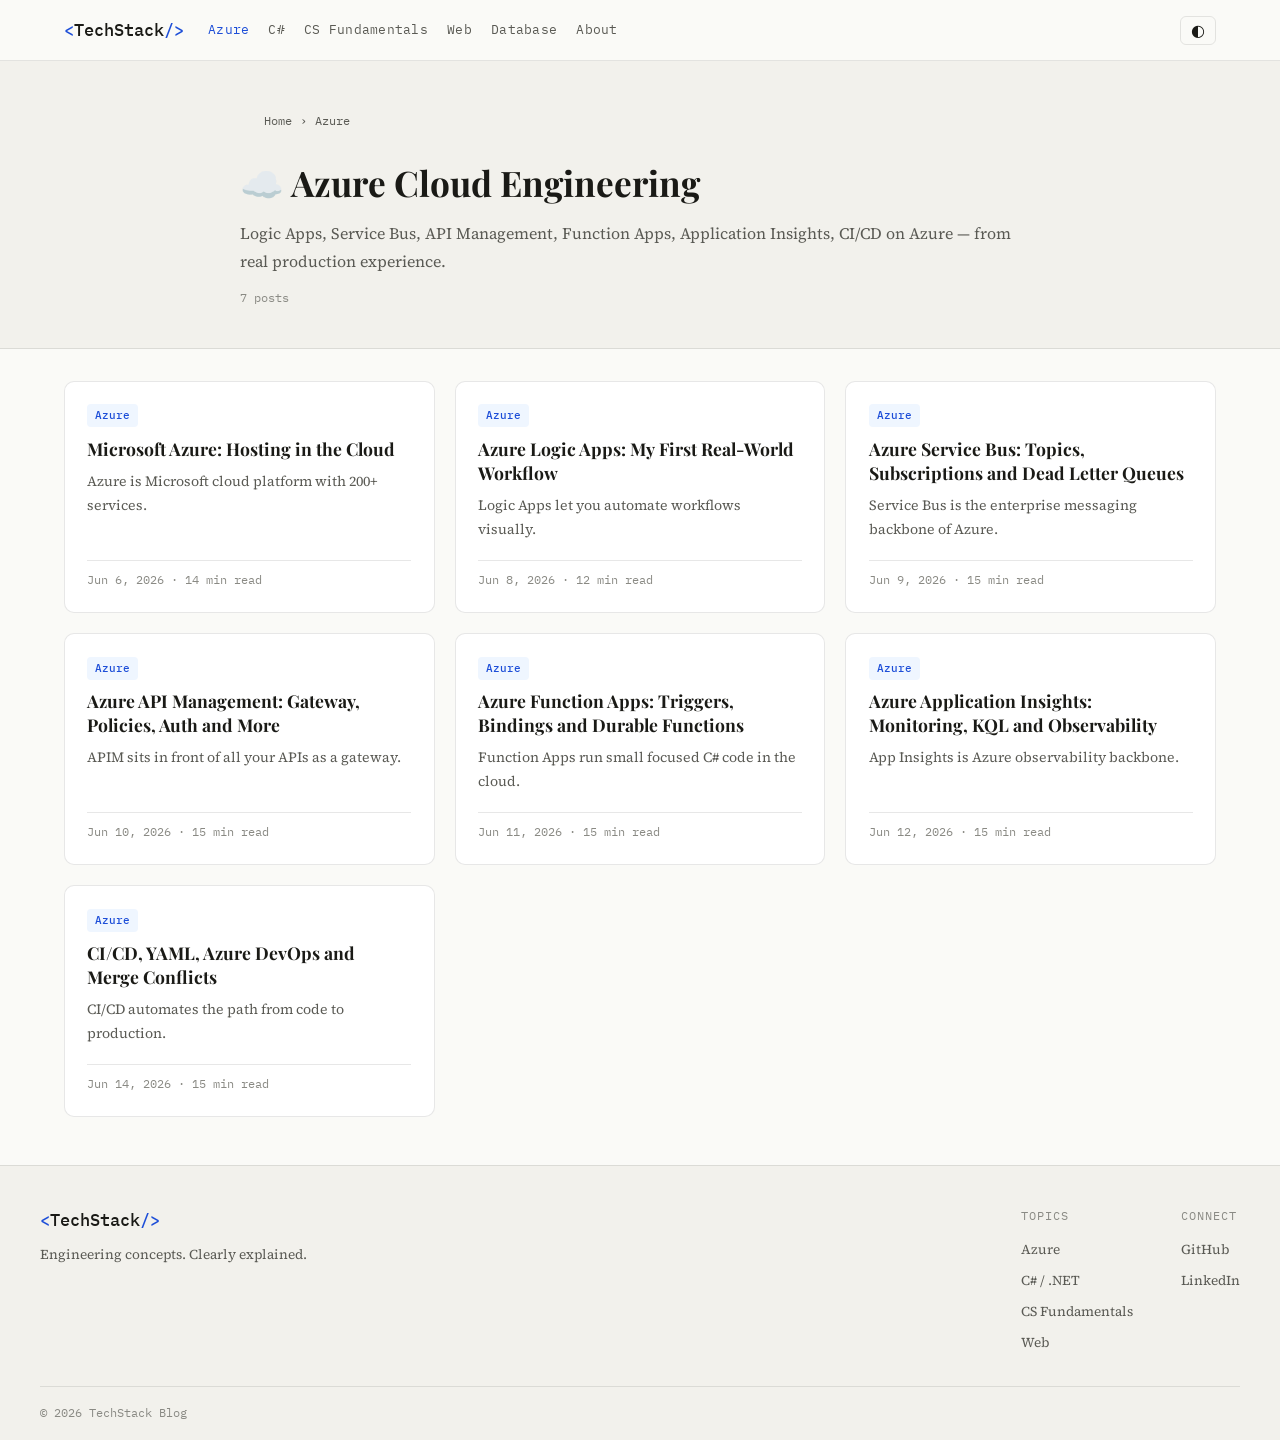
<file: TechBlog/frontend/category.html>
<!DOCTYPE html>
<html lang="en">
<head>
  <meta charset="UTF-8" />
  <meta name="viewport" content="width=device-width, initial-scale=1.0" />
  <title id="pageTitle">Category | TechStack Blog</title>
  <meta name="description" id="pageDesc" content="" />
  <link rel="canonical" id="canonical" href="" />
  <link href="https://fonts.googleapis.com/css2?family=Playfair+Display:wght@400;700&family=IBM+Plex+Mono:wght@400;500&family=Source+Serif+4:ital,wght@0,300;0,400;0,600;1,400&display=swap" rel="stylesheet" />
  <link rel="stylesheet" href="css/styles.css" />
</head>
<body>
  <header class="site-header">
    <div class="header-inner">
      <a href="/" class="logo">
        <span class="logo-bracket">&lt;</span>TechStack<span class="logo-bracket">/&gt;</span>
      </a>
      <nav class="main-nav">
        <a href="category.html?cat=azure">Azure</a>
        <a href="category.html?cat=csharp">C#</a>
        <a href="category.html?cat=computer-science">CS Fundamentals</a>
        <a href="category.html?cat=web">Web</a>
        <a href="category.html?cat=database">Database</a>
        <a href="/#about">About</a>
      </nav>
      <div class="header-right">
        <button class="theme-toggle" id="themeToggle" aria-label="Toggle dark mode">◐</button>
        <button class="nav-toggle" id="navToggle" aria-label="Toggle menu">☰</button>
      </div>
    </div>
  </header>

  <section class="cat-hero">
    <div class="cat-hero-inner">
      <div class="breadcrumb">
        <a href="/">Home</a>
        <span>›</span>
        <span id="catName">Category</span>
      </div>
      <h1 class="cat-title" id="catTitle"></h1>
      <p class="cat-desc" id="catDesc"></p>
      <div class="cat-meta" id="catMeta"></div>
    </div>
  </section>

  <section class="posts-section">
    <div class="section-inner">
      <div id="catPostsGrid" class="posts-grid">
        <div class="loading-state">Loading posts...</div>
      </div>
    </div>
  </section>

  <footer class="site-footer">
    <div class="footer-inner">
      <div class="footer-brand">
        <span class="logo"><span class="logo-bracket">&lt;</span>TechStack<span class="logo-bracket">/&gt;</span></span>
        <p>Engineering concepts. Clearly explained.</p>
      </div>
      <div class="footer-links">
        <div class="footer-col">
          <div class="footer-heading">Topics</div>
          <a href="category.html?cat=azure">Azure</a>
          <a href="category.html?cat=csharp">C# / .NET</a>
          <a href="category.html?cat=computer-science">CS Fundamentals</a>
          <a href="category.html?cat=web">Web</a>
        </div>
        <div class="footer-col">
          <div class="footer-heading">Connect</div>
          <a href="https://github.com/Manohari-j/TechStackBlog" target="_blank" rel="noopener">GitHub</a>
          <a href="https://www.linkedin.com/in/manohari-jayachandran" target="_blank" rel="noopener">LinkedIn</a>
        </div>
      </div>
    </div>
    <div class="footer-bottom">
      <span>© 2026 TechStack Blog</span>
    </div>
  </footer>

  <script src="js/config.js"></script>
  <script src="js/category.js"></script>
</body>
</html>
</file>
<file: frontend/css/styles.css>
/* ─── RESET & TOKENS ─────────────────────────────────── */
*, *::before, *::after { box-sizing: border-box; margin: 0; padding: 0; }

:root {
  --bg:        #FAFAF7;
  --bg2:       #F2F1EC;
  --bg3:       #E8E7E0;
  --text:      #1A1A16;
  --text2:     #5A5A54;
  --text3:     #8A8A84;
  --accent:    #1D4ED8;
  --accent-light: #DBEAFE;
  --border:    rgba(26,26,22,0.10);
  --border2:   rgba(26,26,22,0.18);
  --card-bg:   #FFFFFF;
  --code-bg:   #1E1E2E;
  --code-text: #CDD6F4;
  --green:     #065F46;
  --green-bg:  #D1FAE5;
  --font-display: 'Playfair Display', Georgia, serif;
  --font-body:    'Source Serif 4', Georgia, serif;
  --font-mono:    'IBM Plex Mono', 'Courier New', monospace;
  --radius:    10px;
  --radius-lg: 16px;
  --shadow:    0 1px 4px rgba(0,0,0,0.06), 0 0 0 1px var(--border);
  --shadow-lg: 0 8px 32px rgba(0,0,0,0.10), 0 0 0 1px var(--border);
  --tag-azure:  #1D4ED8; --tag-azure-bg:  #EFF6FF;
  --tag-csharp: #7C3AED; --tag-csharp-bg: #F5F3FF;
  --tag-sql:    #065F46; --tag-sql-bg:    #ECFDF5;
  --tag-js:     #92400E; --tag-js-bg:     #FFFBEB;
  --tag-html:   #991B1B; --tag-html-bg:   #FEF2F2;
  --tag-api:    #065F46; --tag-api-bg:    #ECFDF5;
  --tag-cs:     #92400E; --tag-cs-bg:     #FFF7ED;
}

[data-theme="dark"] {
  --bg:        #0F0F0E;
  --bg2:       #1A1A18;
  --bg3:       #242420;
  --text:      #F0EFE8;
  --text2:     #9A9A90;
  --text3:     #6A6A64;
  --accent:    #60A5FA;
  --accent-light: #1E3A5F;
  --border:    rgba(240,239,232,0.08);
  --border2:   rgba(240,239,232,0.14);
  --card-bg:   #1A1A18;
  --shadow:    0 1px 4px rgba(0,0,0,0.4), 0 0 0 1px var(--border);
  --shadow-lg: 0 8px 32px rgba(0,0,0,0.5), 0 0 0 1px var(--border);
}

html { scroll-behavior: smooth; }

body {
  font-family: var(--font-body);
  background: var(--bg);
  color: var(--text);
  font-size: 17px;
  line-height: 1.7;
  transition: background 0.2s, color 0.2s;
}

a { color: var(--accent); text-decoration: none; }
a:hover { text-decoration: underline; }

/* ─── PROGRESS BAR ──────────────────────────────────── */
.progress-bar {
  position: fixed; top: 0; left: 0; z-index: 200;
  height: 3px; width: 0%;
  background: var(--accent);
  transition: width 0.1s linear;
}

/* ─── HEADER ─────────────────────────────────────────── */
.site-header {
  position: sticky; top: 0; z-index: 100;
  background: rgba(250,250,247,0.92);
  border-bottom: 1px solid var(--border);
  backdrop-filter: blur(10px);
}
[data-theme="dark"] .site-header {
  background: rgba(15,15,14,0.92);
}
.header-inner {
  max-width: 1200px; margin: 0 auto;
  padding: 0 1.5rem;
  height: 60px;
  display: flex; align-items: center; gap: 1.5rem;
}
.logo {
  font-family: var(--font-mono);
  font-size: 1.05rem; font-weight: 500;
  color: var(--text); white-space: nowrap;
  text-decoration: none;
}
.logo:hover { text-decoration: none; }
.logo-bracket { color: var(--accent); }
.main-nav { display: flex; gap: 1.2rem; }
.main-nav a {
  font-family: var(--font-mono); font-size: 0.8rem;
  color: var(--text2); text-decoration: none;
  letter-spacing: 0.02em; transition: color 0.15s;
}
.main-nav a:hover { color: var(--text); }
.header-right { display: flex; align-items: center; gap: 0.75rem; margin-left: auto; }
.theme-toggle {
  background: none; border: 1px solid var(--border);
  border-radius: 6px; padding: 4px 10px;
  cursor: pointer; font-size: 1rem; color: var(--text);
}
.theme-toggle:hover { background: var(--bg2); }
.nav-toggle {
  display: none; background: none; border: none;
  font-size: 1.2rem; cursor: pointer; color: var(--text);
}

/* Search */
.search-wrap { position: relative; }
.search-wrap input {
  background: var(--bg2); border: 1px solid var(--border);
  border-radius: 8px; padding: 6px 12px;
  font-family: var(--font-mono); font-size: 0.78rem;
  color: var(--text); width: 180px; outline: none;
  transition: border-color 0.15s, width 0.2s;
}
.search-wrap input:focus { border-color: var(--accent); width: 220px; }
.search-dropdown {
  position: absolute; top: calc(100% + 6px); left: 0;
  width: 320px; background: var(--card-bg);
  border: 1px solid var(--border2); border-radius: var(--radius);
  box-shadow: var(--shadow-lg); z-index: 50;
  display: none; overflow: hidden;
}
.search-dropdown.open { display: block; }
.search-item {
  display: block;
  padding: 10px 14px; cursor: pointer; border-bottom: 1px solid var(--border);
  transition: background 0.1s; text-decoration: none; color: inherit;
}
.search-item:hover { background: var(--bg2); text-decoration: none; }
.search-item:last-child { border-bottom: none; }
.search-item-title { font-size: 13px; font-weight: 500; color: var(--text); }
.search-item-meta  { font-size: 11px; color: var(--text2); margin-top: 2px; font-family: var(--font-mono); }

/* ─── HERO ───────────────────────────────────────────── */
.hero {
  background: var(--bg);
  border-bottom: 1px solid var(--border);
  padding: 4rem 1.5rem 3rem;
}
.hero-inner { max-width: 700px; margin: 0 auto; text-align: center; }
.hero-eyebrow {
  font-family: var(--font-mono); font-size: 0.75rem;
  text-transform: uppercase; letter-spacing: 0.1em;
  color: var(--accent); margin-bottom: 1rem;
}
.hero-title {
  font-family: var(--font-display);
  font-size: clamp(2.2rem, 5vw, 3.4rem);
  line-height: 1.2; font-weight: 700;
  margin-bottom: 1rem;
}
.hero-title em { font-style: italic; color: var(--accent); }
.hero-sub {
  font-size: 1rem; color: var(--text2);
  max-width: 560px; margin: 0 auto 2rem;
}
.hero-stats {
  display: flex; gap: 2rem; justify-content: center;
}
.stat { text-align: center; }
.stat-num {
  display: block; font-family: var(--font-mono);
  font-size: 1.5rem; font-weight: 500; color: var(--text);
}
.stat-label {
  font-family: var(--font-mono); font-size: 0.72rem;
  text-transform: uppercase; letter-spacing: 0.08em;
  color: var(--text2);
}

/* ─── CATEGORY PILLS ────────────────────────────────── */
.cats-section {
  background: var(--bg2); border-bottom: 1px solid var(--border);
  padding: 0.75rem 1.5rem; overflow-x: auto;
}
.cats-inner {
  max-width: 1200px; margin: 0 auto;
  display: flex; gap: 8px; flex-wrap: nowrap;
  scrollbar-width: none;
}
.cats-inner::-webkit-scrollbar { display: none; }
.cat-pill {
  background: none; border: 1px solid var(--border);
  border-radius: 20px; padding: 5px 14px;
  font-family: var(--font-mono); font-size: 0.76rem;
  color: var(--text2); cursor: pointer; white-space: nowrap;
  transition: all 0.15s;
}
.cat-pill:hover { border-color: var(--accent); color: var(--accent); }
.cat-pill.active {
  background: var(--accent); border-color: var(--accent);
  color: #fff;
}

/* ─── SECTION COMMON ─────────────────────────────────── */
.section-inner { max-width: 1200px; margin: 0 auto; padding: 0 1.5rem; }
.section-title {
  font-family: var(--font-display); font-size: 1.7rem;
  font-weight: 700; margin-bottom: 0.4rem;
}

/* ─── FEATURED POST ──────────────────────────────────── */
.featured-section { padding: 2.5rem 1.5rem 0; }
.featured-card {
  background: var(--card-bg);
  border: 1px solid var(--border2);
  border-radius: var(--radius-lg);
  padding: 2rem 2.5rem;
  display: grid; grid-template-columns: 1fr auto;
  gap: 2rem; align-items: center;
  cursor: pointer;
  transition: box-shadow 0.15s;
  text-decoration: none; color: inherit;
}
.featured-card:hover { box-shadow: var(--shadow-lg); text-decoration: none; }
.featured-label {
  font-family: var(--font-mono); font-size: 0.72rem;
  text-transform: uppercase; letter-spacing: 0.1em;
  color: var(--accent); margin-bottom: 0.75rem;
}
.featured-title {
  font-family: var(--font-display); font-size: 1.6rem;
  font-weight: 700; line-height: 1.3; margin-bottom: 0.75rem;
}
.featured-excerpt { color: var(--text2); font-size: 0.95rem; margin-bottom: 1rem; }
.featured-meta {
  font-family: var(--font-mono); font-size: 0.75rem; color: var(--text3);
}
.featured-cta {
  font-family: var(--font-mono); font-size: 0.8rem;
  color: var(--accent); white-space: nowrap;
  display: flex; align-items: center; gap: 6px;
}
.featured-tags { display: flex; gap: 6px; margin-bottom: 0.5rem; }

/* ─── POSTS GRID ─────────────────────────────────────── */
.posts-section { padding: 2rem 1.5rem 3rem; }
.posts-header {
  display: flex; align-items: center; justify-content: space-between;
  margin-bottom: 1.5rem;
}
.posts-header select {
  background: var(--bg2); border: 1px solid var(--border);
  border-radius: 6px; padding: 5px 10px;
  font-family: var(--font-mono); font-size: 0.76rem;
  color: var(--text); cursor: pointer; outline: none;
}
.posts-grid {
  display: grid;
  grid-template-columns: repeat(auto-fill, minmax(300px, 1fr));
  gap: 1.25rem;
}
.post-card {
  background: var(--card-bg);
  border: 1px solid var(--border);
  border-radius: var(--radius);
  padding: 1.4rem;
  display: flex; flex-direction: column; gap: 0.6rem;
  cursor: pointer; text-decoration: none; color: inherit;
  transition: transform 0.15s, box-shadow 0.15s;
}
.post-card:hover {
  transform: translateY(-2px);
  box-shadow: var(--shadow-lg);
  text-decoration: none;
}
.post-card-tags { display: flex; gap: 5px; flex-wrap: wrap; }
.post-card-title {
  font-family: var(--font-display);
  font-size: 1.1rem; font-weight: 700; line-height: 1.35;
  color: var(--text);
}
.post-card-excerpt { font-size: 0.88rem; color: var(--text2); flex: 1; }
.post-card-meta {
  font-family: var(--font-mono); font-size: 0.72rem;
  color: var(--text3); margin-top: 0.5rem;
  padding-top: 0.6rem; border-top: 1px solid var(--border);
}

/* Tags */
.tag {
  font-family: var(--font-mono); font-size: 0.7rem;
  padding: 2px 8px; border-radius: 4px; font-weight: 500;
  display: inline-block;
}
.tag-azure  { background: var(--tag-azure-bg);  color: var(--tag-azure);  }
.tag-csharp { background: var(--tag-csharp-bg); color: var(--tag-csharp); }
.tag-sql    { background: var(--tag-sql-bg);    color: var(--tag-sql);    }
.tag-js     { background: var(--tag-js-bg);     color: var(--tag-js);     }
.tag-html   { background: var(--tag-html-bg);   color: var(--tag-html);   }
.tag-api    { background: var(--tag-api-bg);    color: var(--tag-api);    }
.tag-cs     { background: var(--tag-cs-bg);     color: var(--tag-cs);     }

/* Pagination */
.pagination {
  display: flex; gap: 8px; justify-content: center;
  margin-top: 2rem;
}
.page-btn {
  background: var(--bg2); border: 1px solid var(--border);
  border-radius: 6px; padding: 6px 14px;
  font-family: var(--font-mono); font-size: 0.8rem;
  cursor: pointer; color: var(--text); transition: all 0.15s;
}
.page-btn:hover { border-color: var(--accent); color: var(--accent); }
.page-btn.active { background: var(--accent); border-color: var(--accent); color: #fff; }

/* Loading */
.loading-state { color: var(--text2); font-style: italic; padding: 2rem; }
.loading-spinner {
  width: 32px; height: 32px;
  border: 3px solid var(--border2);
  border-top-color: var(--accent);
  border-radius: 50%;
  animation: spin 0.7s linear infinite;
  margin: 2rem auto 1rem;
}
@keyframes spin { to { transform: rotate(360deg); } }

/* ─── ABOUT ──────────────────────────────────────────── */
.about-section { background: var(--bg2); padding: 3rem 1.5rem; }
.about-inner {
  max-width: 1200px; margin: 0 auto;
  display: grid; grid-template-columns: 1fr 1fr; gap: 3rem;
}
.about-text p { color: var(--text2); margin-bottom: 1rem; }
.about-links { display: flex; gap: 1rem; margin-top: 1.5rem; flex-wrap: wrap; }
.about-link {
  font-family: var(--font-mono); font-size: 0.82rem;
  color: var(--accent); text-decoration: none;
  border: 1px solid var(--accent-light);
  padding: 5px 14px; border-radius: 6px;
  transition: background 0.15s;
}
.about-link:hover { background: var(--accent-light); text-decoration: none; }
.about-topics h3 {
  font-family: var(--font-display); font-size: 1.2rem;
  margin-bottom: 1rem;
}
.topic-grid { display: grid; grid-template-columns: 1fr 1fr; gap: 8px; }
.topic-card {
  background: var(--card-bg); border: 1px solid var(--border);
  border-radius: var(--radius); padding: 0.9rem;
  text-decoration: none; color: inherit;
  display: flex; flex-direction: column; gap: 3px;
  transition: box-shadow 0.15s;
}
.topic-card:hover { box-shadow: var(--shadow-lg); text-decoration: none; }
.topic-icon { font-size: 1.2rem; }
.topic-name { font-size: 0.85rem; font-weight: 600; color: var(--text); }
.topic-sub  { font-size: 0.72rem; color: var(--text2); line-height: 1.4; }

/* ─── FOOTER ─────────────────────────────────────────── */
.site-footer {
  background: var(--bg2);
  border-top: 1px solid var(--border);
  padding: 2.5rem 1.5rem 1rem;
}
.footer-inner {
  max-width: 1200px; margin: 0 auto;
  display: flex; gap: 3rem; flex-wrap: wrap;
  margin-bottom: 2rem;
}
.footer-brand { flex: 1; min-width: 200px; }
.footer-brand p { font-size: 0.85rem; color: var(--text2); margin-top: 0.5rem; }
.footer-links { display: flex; gap: 3rem; flex-wrap: wrap; }
.footer-col { display: flex; flex-direction: column; gap: 0.5rem; }
.footer-heading {
  font-family: var(--font-mono); font-size: 0.72rem;
  text-transform: uppercase; letter-spacing: 0.08em;
  color: var(--text3); margin-bottom: 0.25rem;
}
.footer-col a {
  font-size: 0.85rem; color: var(--text2);
  text-decoration: none; transition: color 0.15s;
}
.footer-col a:hover { color: var(--text); }
.footer-bottom {
  max-width: 1200px; margin: 0 auto;
  padding-top: 1rem; border-top: 1px solid var(--border);
  display: flex; justify-content: space-between; flex-wrap: wrap; gap: 0.5rem;
  font-family: var(--font-mono); font-size: 0.75rem; color: var(--text3);
}
.footer-bottom a { color: var(--text3); text-decoration: none; }
.footer-bottom a:hover { color: var(--text2); }

/* ─── POST PAGE ──────────────────────────────────────── */
.post-main { min-height: 70vh; }
.post-loading { text-align: center; padding: 4rem; color: var(--text2); }
.breadcrumb-wrap { background: var(--bg2); border-bottom: 1px solid var(--border); }
.breadcrumb {
  max-width: 1200px; margin: 0 auto;
  padding: 0.6rem 1.5rem;
  font-family: var(--font-mono); font-size: 0.75rem;
  color: var(--text2); display: flex; gap: 0.5rem; align-items: center;
}
.breadcrumb a { color: var(--text2); text-decoration: none; }
.breadcrumb a:hover { color: var(--accent); }

.post-header-wrap {
  background: var(--bg);
  border-bottom: 1px solid var(--border);
  padding: 2.5rem 1.5rem;
}
.post-header { max-width: 800px; margin: 0 auto; }
.post-tags { display: flex; gap: 6px; margin-bottom: 1rem; flex-wrap: wrap; }
.post-title {
  font-family: var(--font-display);
  font-size: clamp(1.8rem, 4vw, 2.8rem);
  font-weight: 700; line-height: 1.25;
  margin-bottom: 1rem;
}
.post-meta {
  font-family: var(--font-mono); font-size: 0.78rem;
  color: var(--text2); display: flex; gap: 0.5rem;
  align-items: center; flex-wrap: wrap; margin-bottom: 1.5rem;
}
.meta-dot { color: var(--text3); }

.comments-section {
  padding: 2rem 1.5rem 3rem;
  border-top: 1px solid var(--border);
}

/* Share buttons */
.share-row { display: flex; gap: 8px; align-items: center; flex-wrap: wrap; }
.share-label { font-family: var(--font-mono); font-size: 0.75rem; color: var(--text2); }
.share-btn {
  font-family: var(--font-mono); font-size: 0.72rem;
  padding: 4px 12px; border-radius: 6px;
  text-decoration: none; border: none; cursor: pointer;
  transition: opacity 0.15s;
}
.share-btn:hover { opacity: 0.8; text-decoration: none; }
.share-linkedin { background: #0A66C2; color: #fff; }
.share-twitter  { background: #000; color: #fff; }
.share-reddit   { background: #FF4500; color: #fff; }
.share-copy     { background: var(--bg2); color: var(--text); border: 1px solid var(--border); }

/* Post layout with TOC */
.post-layout {
  max-width: 1200px; margin: 0 auto;
  padding: 2.5rem 1.5rem;
  display: grid; grid-template-columns: 1fr 240px;
  gap: 3rem; align-items: start;
}

/* TOC */
.toc-sidebar {
  position: sticky; top: 80px;
  order: 2;
}
.toc-inner {
  background: var(--bg2); border: 1px solid var(--border);
  border-radius: var(--radius); padding: 1.25rem;
}
.toc-heading {
  font-family: var(--font-mono); font-size: 0.72rem;
  text-transform: uppercase; letter-spacing: 0.08em;
  color: var(--text3); margin-bottom: 0.75rem;
}
#tocNav { display: flex; flex-direction: column; gap: 2px; }
.toc-link {
  font-family: var(--font-mono); font-size: 0.75rem;
  color: var(--text2); text-decoration: none; padding: 3px 0;
  border-left: 2px solid transparent;
  padding-left: 8px; transition: all 0.15s;
  line-height: 1.4;
}
.toc-link:hover { color: var(--accent); border-left-color: var(--accent); text-decoration: none; }
.toc-link.active { color: var(--accent); border-left-color: var(--accent); }

/* Article body */
.post-body { order: 1; }
.post-body h2 {
  font-family: var(--font-display); font-size: 1.9rem;
  font-weight: 700; margin-bottom: 0.75rem; line-height: 1.25;
}
.post-body h3 {
  font-family: var(--font-display); font-size: 1.35rem;
  font-weight: 700; margin: 2.5rem 0 0.75rem; color: var(--text);
}
.post-body p { color: var(--text2); margin-bottom: 1.1rem; }
.post-body .meta {
  font-family: var(--font-mono); font-size: 0.78rem;
  color: var(--text3); margin-bottom: 2rem;
  display: block;
}
.post-body ul, .post-body ol {
  padding-left: 1.5rem; color: var(--text2);
  margin-bottom: 1.1rem;
}
.post-body li { margin-bottom: 0.35rem; }
.post-body strong { color: var(--text); }
.post-body em { font-style: italic; }

/* Code blocks with Prism */
.post-body pre {
  background: var(--code-bg) !important;
  border-radius: var(--radius);
  padding: 0 !important;
  margin: 1.25rem 0;
  overflow: hidden;
  box-shadow: var(--shadow);
}
.post-body pre code {
  display: block;
  padding: 1.25rem 1.5rem !important;
  font-family: var(--font-mono) !important;
  font-size: 0.82rem !important;
  line-height: 1.8 !important;
  overflow-x: auto;
  background: none !important;
}
.post-body code:not(pre code) {
  font-family: var(--font-mono); font-size: 0.82rem;
  background: var(--bg2); color: var(--accent);
  padding: 2px 6px; border-radius: 4px;
  border: 1px solid var(--border);
}

/* Related posts */
.related-section { padding: 2rem 1.5rem 3rem; }
.bottom-share {
  padding: 2rem 1.5rem;
  text-align: center;
  border-top: 1px solid var(--border);
}
.bottom-share p { color: var(--text2); margin-bottom: 1rem; }
.bottom-share .share-row { justify-content: center; }

/* ─── CATEGORY PAGE ──────────────────────────────────── */
.cat-hero {
  background: var(--bg2); border-bottom: 1px solid var(--border);
  padding: 2.5rem 1.5rem;
}
.cat-hero-inner { max-width: 800px; margin: 0 auto; }
.cat-title {
  font-family: var(--font-display); font-size: 2.2rem;
  font-weight: 700; margin: 0.75rem 0 0.5rem;
}
.cat-desc { color: var(--text2); font-size: 1rem; margin-bottom: 0.75rem; }
.cat-meta { font-family: var(--font-mono); font-size: 0.78rem; color: var(--text3); }

/* ─── RESPONSIVE ─────────────────────────────────────── */
@media (max-width: 900px) {
  .post-layout { grid-template-columns: 1fr; }
  .toc-sidebar { display: none; }
  .about-inner { grid-template-columns: 1fr; }
  .topic-grid  { grid-template-columns: 1fr 1fr; }
}

@media (max-width: 640px) {
  .main-nav { display: none; }
  .main-nav.open {
    display: flex; flex-direction: column;
    position: absolute; top: 60px; left: 0; right: 0;
    background: var(--bg); border-bottom: 1px solid var(--border);
    padding: 1rem 1.5rem; z-index: 99;
  }
  .nav-toggle { display: block; }
  .search-wrap input { width: 130px; }
  .search-wrap input:focus { width: 160px; }
  .posts-grid { grid-template-columns: 1fr; }
  .topic-grid { grid-template-columns: 1fr; }
  .featured-card { grid-template-columns: 1fr; }
  .footer-inner { flex-direction: column; gap: 1.5rem; }
  .footer-links { gap: 1.5rem; }
}
</file>
<file: TechBlog/frontend/css/styles.css>
/* ─── RESET & TOKENS ─────────────────────────────────── */
*, *::before, *::after { box-sizing: border-box; margin: 0; padding: 0; }

:root {
  --bg:        #FAFAF7;
  --bg2:       #F2F1EC;
  --bg3:       #E8E7E0;
  --text:      #1A1A16;
  --text2:     #5A5A54;
  --text3:     #8A8A84;
  --accent:    #1D4ED8;
  --accent-light: #DBEAFE;
  --border:    rgba(26,26,22,0.10);
  --border2:   rgba(26,26,22,0.18);
  --card-bg:   #FFFFFF;
  --code-bg:   #1E1E2E;
  --code-text: #CDD6F4;
  --green:     #065F46;
  --green-bg:  #D1FAE5;
  --font-display: 'Playfair Display', Georgia, serif;
  --font-body:    'Source Serif 4', Georgia, serif;
  --font-mono:    'IBM Plex Mono', 'Courier New', monospace;
  --radius:    10px;
  --radius-lg: 16px;
  --shadow:    0 1px 4px rgba(0,0,0,0.06), 0 0 0 1px var(--border);
  --shadow-lg: 0 8px 32px rgba(0,0,0,0.10), 0 0 0 1px var(--border);
  --tag-azure:  #1D4ED8; --tag-azure-bg:  #EFF6FF;
  --tag-csharp: #7C3AED; --tag-csharp-bg: #F5F3FF;
  --tag-sql:    #065F46; --tag-sql-bg:    #ECFDF5;
  --tag-js:     #92400E; --tag-js-bg:     #FFFBEB;
  --tag-html:   #991B1B; --tag-html-bg:   #FEF2F2;
  --tag-api:    #065F46; --tag-api-bg:    #ECFDF5;
  --tag-cs:     #92400E; --tag-cs-bg:     #FFF7ED;
}

[data-theme="dark"] {
  --bg:        #0F0F0E;
  --bg2:       #1A1A18;
  --bg3:       #242420;
  --text:      #F0EFE8;
  --text2:     #9A9A90;
  --text3:     #6A6A64;
  --accent:    #60A5FA;
  --accent-light: #1E3A5F;
  --border:    rgba(240,239,232,0.08);
  --border2:   rgba(240,239,232,0.14);
  --card-bg:   #1A1A18;
  --shadow:    0 1px 4px rgba(0,0,0,0.4), 0 0 0 1px var(--border);
  --shadow-lg: 0 8px 32px rgba(0,0,0,0.5), 0 0 0 1px var(--border);
}

html { scroll-behavior: smooth; }

body {
  font-family: var(--font-body);
  background: var(--bg);
  color: var(--text);
  font-size: 17px;
  line-height: 1.7;
  transition: background 0.2s, color 0.2s;
}

a { color: var(--accent); text-decoration: none; }
a:hover { text-decoration: underline; }

/* ─── PROGRESS BAR ──────────────────────────────────── */
.progress-bar {
  position: fixed; top: 0; left: 0; z-index: 200;
  height: 3px; width: 0%;
  background: var(--accent);
  transition: width 0.1s linear;
}

/* ─── HEADER ─────────────────────────────────────────── */
.site-header {
  position: sticky; top: 0; z-index: 100;
  background: rgba(250,250,247,0.92);
  border-bottom: 1px solid var(--border);
  backdrop-filter: blur(10px);
}
[data-theme="dark"] .site-header {
  background: rgba(15,15,14,0.92);
}
.header-inner {
  max-width: 1200px; margin: 0 auto;
  padding: 0 1.5rem;
  height: 60px;
  display: flex; align-items: center; gap: 1.5rem;
}
.logo {
  font-family: var(--font-mono);
  font-size: 1.05rem; font-weight: 500;
  color: var(--text); white-space: nowrap;
  text-decoration: none;
}
.logo:hover { text-decoration: none; }
.logo-bracket { color: var(--accent); }
.main-nav { display: flex; gap: 1.2rem; }
.main-nav a {
  font-family: var(--font-mono); font-size: 0.8rem;
  color: var(--text2); text-decoration: none;
  letter-spacing: 0.02em; transition: color 0.15s;
}
.main-nav a:hover { color: var(--text); }
.header-right { display: flex; align-items: center; gap: 0.75rem; margin-left: auto; }
.theme-toggle {
  background: none; border: 1px solid var(--border);
  border-radius: 6px; padding: 4px 10px;
  cursor: pointer; font-size: 1rem; color: var(--text);
}
.theme-toggle:hover { background: var(--bg2); }
.nav-toggle {
  display: none; background: none; border: none;
  font-size: 1.2rem; cursor: pointer; color: var(--text);
}

/* Search */
.search-wrap { position: relative; }
.search-wrap input {
  background: var(--bg2); border: 1px solid var(--border);
  border-radius: 8px; padding: 6px 12px;
  font-family: var(--font-mono); font-size: 0.78rem;
  color: var(--text); width: 180px; outline: none;
  transition: border-color 0.15s, width 0.2s;
}
.search-wrap input:focus { border-color: var(--accent); width: 220px; }
.search-dropdown {
  position: absolute; top: calc(100% + 6px); left: 0;
  width: 320px; background: var(--card-bg);
  border: 1px solid var(--border2); border-radius: var(--radius);
  box-shadow: var(--shadow-lg); z-index: 50;
  display: none; overflow: hidden;
}
.search-dropdown.open { display: block; }
.search-item {
  display: block;
  padding: 10px 14px; cursor: pointer; border-bottom: 1px solid var(--border);
  transition: background 0.1s; text-decoration: none; color: inherit;
}
.search-item:hover { background: var(--bg2); text-decoration: none; }
.search-item:last-child { border-bottom: none; }
.search-item-title { font-size: 13px; font-weight: 500; color: var(--text); }
.search-item-meta  { font-size: 11px; color: var(--text2); margin-top: 2px; font-family: var(--font-mono); }

/* ─── HERO ───────────────────────────────────────────── */
.hero {
  background: var(--bg);
  border-bottom: 1px solid var(--border);
  padding: 4rem 1.5rem 3rem;
}
.hero-inner { max-width: 700px; margin: 0 auto; text-align: center; }
.hero-eyebrow {
  font-family: var(--font-mono); font-size: 0.75rem;
  text-transform: uppercase; letter-spacing: 0.1em;
  color: var(--accent); margin-bottom: 1rem;
}
.hero-title {
  font-family: var(--font-display);
  font-size: clamp(2.2rem, 5vw, 3.4rem);
  line-height: 1.2; font-weight: 700;
  margin-bottom: 1rem;
}
.hero-title em { font-style: italic; color: var(--accent); }
.hero-sub {
  font-size: 1rem; color: var(--text2);
  max-width: 560px; margin: 0 auto 2rem;
}
.hero-stats {
  display: flex; gap: 2rem; justify-content: center;
}
.stat { text-align: center; }
.stat-num {
  display: block; font-family: var(--font-mono);
  font-size: 1.5rem; font-weight: 500; color: var(--text);
}
.stat-label {
  font-family: var(--font-mono); font-size: 0.72rem;
  text-transform: uppercase; letter-spacing: 0.08em;
  color: var(--text2);
}

/* ─── CATEGORY PILLS ────────────────────────────────── */
.cats-section {
  background: var(--bg2); border-bottom: 1px solid var(--border);
  padding: 0.75rem 1.5rem; overflow-x: auto;
}
.cats-inner {
  max-width: 1200px; margin: 0 auto;
  display: flex; gap: 8px; flex-wrap: nowrap;
  scrollbar-width: none;
}
.cats-inner::-webkit-scrollbar { display: none; }
.cat-pill {
  background: none; border: 1px solid var(--border);
  border-radius: 20px; padding: 5px 14px;
  font-family: var(--font-mono); font-size: 0.76rem;
  color: var(--text2); cursor: pointer; white-space: nowrap;
  transition: all 0.15s;
}
.cat-pill:hover { border-color: var(--accent); color: var(--accent); }
.cat-pill.active {
  background: var(--accent); border-color: var(--accent);
  color: #fff;
}

/* ─── SECTION COMMON ─────────────────────────────────── */
.section-inner { max-width: 1200px; margin: 0 auto; padding: 0 1.5rem; }
.section-title {
  font-family: var(--font-display); font-size: 1.7rem;
  font-weight: 700; margin-bottom: 0.4rem;
}

/* ─── FEATURED POST ──────────────────────────────────── */
.featured-section { padding: 2.5rem 1.5rem 0; }
.featured-card {
  background: var(--card-bg);
  border: 1px solid var(--border2);
  border-radius: var(--radius-lg);
  padding: 2rem 2.5rem;
  display: grid; grid-template-columns: 1fr auto;
  gap: 2rem; align-items: center;
  cursor: pointer;
  transition: box-shadow 0.15s;
  text-decoration: none; color: inherit;
}
.featured-card:hover { box-shadow: var(--shadow-lg); text-decoration: none; }
.featured-label {
  font-family: var(--font-mono); font-size: 0.72rem;
  text-transform: uppercase; letter-spacing: 0.1em;
  color: var(--accent); margin-bottom: 0.75rem;
}
.featured-title {
  font-family: var(--font-display); font-size: 1.6rem;
  font-weight: 700; line-height: 1.3; margin-bottom: 0.75rem;
}
.featured-excerpt { color: var(--text2); font-size: 0.95rem; margin-bottom: 1rem; }
.featured-meta {
  font-family: var(--font-mono); font-size: 0.75rem; color: var(--text3);
}
.featured-cta {
  font-family: var(--font-mono); font-size: 0.8rem;
  color: var(--accent); white-space: nowrap;
  display: flex; align-items: center; gap: 6px;
}
.featured-tags { display: flex; gap: 6px; margin-bottom: 0.5rem; }

/* ─── POSTS GRID ─────────────────────────────────────── */
.posts-section { padding: 2rem 1.5rem 3rem; }
.posts-header {
  display: flex; align-items: center; justify-content: space-between;
  margin-bottom: 1.5rem;
}
.posts-header select {
  background: var(--bg2); border: 1px solid var(--border);
  border-radius: 6px; padding: 5px 10px;
  font-family: var(--font-mono); font-size: 0.76rem;
  color: var(--text); cursor: pointer; outline: none;
}
.posts-grid {
  display: grid;
  grid-template-columns: repeat(auto-fill, minmax(300px, 1fr));
  gap: 1.25rem;
}
.post-card {
  background: var(--card-bg);
  border: 1px solid var(--border);
  border-radius: var(--radius);
  padding: 1.4rem;
  display: flex; flex-direction: column; gap: 0.6rem;
  cursor: pointer; text-decoration: none; color: inherit;
  transition: transform 0.15s, box-shadow 0.15s;
}
.post-card:hover {
  transform: translateY(-2px);
  box-shadow: var(--shadow-lg);
  text-decoration: none;
}
.post-card-tags { display: flex; gap: 5px; flex-wrap: wrap; }
.post-card-title {
  font-family: var(--font-display);
  font-size: 1.1rem; font-weight: 700; line-height: 1.35;
  color: var(--text);
}
.post-card-excerpt { font-size: 0.88rem; color: var(--text2); flex: 1; }
.post-card-meta {
  font-family: var(--font-mono); font-size: 0.72rem;
  color: var(--text3); margin-top: 0.5rem;
  padding-top: 0.6rem; border-top: 1px solid var(--border);
}

/* Tags */
.tag {
  font-family: var(--font-mono); font-size: 0.7rem;
  padding: 2px 8px; border-radius: 4px; font-weight: 500;
  display: inline-block;
}
.tag-azure  { background: var(--tag-azure-bg);  color: var(--tag-azure);  }
.tag-csharp { background: var(--tag-csharp-bg); color: var(--tag-csharp); }
.tag-sql    { background: var(--tag-sql-bg);    color: var(--tag-sql);    }
.tag-js     { background: var(--tag-js-bg);     color: var(--tag-js);     }
.tag-html   { background: var(--tag-html-bg);   color: var(--tag-html);   }
.tag-api    { background: var(--tag-api-bg);    color: var(--tag-api);    }
.tag-cs     { background: var(--tag-cs-bg);     color: var(--tag-cs);     }

/* Pagination */
.pagination {
  display: flex; gap: 8px; justify-content: center;
  margin-top: 2rem;
}
.page-btn {
  background: var(--bg2); border: 1px solid var(--border);
  border-radius: 6px; padding: 6px 14px;
  font-family: var(--font-mono); font-size: 0.8rem;
  cursor: pointer; color: var(--text); transition: all 0.15s;
}
.page-btn:hover { border-color: var(--accent); color: var(--accent); }
.page-btn.active { background: var(--accent); border-color: var(--accent); color: #fff; }

/* Loading */
.loading-state { color: var(--text2); font-style: italic; padding: 2rem; }
.loading-spinner {
  width: 32px; height: 32px;
  border: 3px solid var(--border2);
  border-top-color: var(--accent);
  border-radius: 50%;
  animation: spin 0.7s linear infinite;
  margin: 2rem auto 1rem;
}
@keyframes spin { to { transform: rotate(360deg); } }

/* ─── ABOUT ──────────────────────────────────────────── */
.about-section { background: var(--bg2); padding: 3rem 1.5rem; }
.about-inner {
  max-width: 1200px; margin: 0 auto;
  display: grid; grid-template-columns: 1fr 1fr; gap: 3rem;
}
.about-text p { color: var(--text2); margin-bottom: 1rem; }
.about-links { display: flex; gap: 1rem; margin-top: 1.5rem; flex-wrap: wrap; }
.about-link {
  font-family: var(--font-mono); font-size: 0.82rem;
  color: var(--accent); text-decoration: none;
  border: 1px solid var(--accent-light);
  padding: 5px 14px; border-radius: 6px;
  transition: background 0.15s;
}
.about-link:hover { background: var(--accent-light); text-decoration: none; }
.about-topics h3 {
  font-family: var(--font-display); font-size: 1.2rem;
  margin-bottom: 1rem;
}
.topic-grid { display: grid; grid-template-columns: 1fr 1fr; gap: 8px; }
.topic-card {
  background: var(--card-bg); border: 1px solid var(--border);
  border-radius: var(--radius); padding: 0.9rem;
  text-decoration: none; color: inherit;
  display: flex; flex-direction: column; gap: 3px;
  transition: box-shadow 0.15s;
}
.topic-card:hover { box-shadow: var(--shadow-lg); text-decoration: none; }
.topic-icon { font-size: 1.2rem; }
.topic-name { font-size: 0.85rem; font-weight: 600; color: var(--text); }
.topic-sub  { font-size: 0.72rem; color: var(--text2); line-height: 1.4; }

/* ─── FOOTER ─────────────────────────────────────────── */
.site-footer {
  background: var(--bg2);
  border-top: 1px solid var(--border);
  padding: 2.5rem 1.5rem 1rem;
}
.footer-inner {
  max-width: 1200px; margin: 0 auto;
  display: flex; gap: 3rem; flex-wrap: wrap;
  margin-bottom: 2rem;
}
.footer-brand { flex: 1; min-width: 200px; }
.footer-brand p { font-size: 0.85rem; color: var(--text2); margin-top: 0.5rem; }
.footer-links { display: flex; gap: 3rem; flex-wrap: wrap; }
.footer-col { display: flex; flex-direction: column; gap: 0.5rem; }
.footer-heading {
  font-family: var(--font-mono); font-size: 0.72rem;
  text-transform: uppercase; letter-spacing: 0.08em;
  color: var(--text3); margin-bottom: 0.25rem;
}
.footer-col a {
  font-size: 0.85rem; color: var(--text2);
  text-decoration: none; transition: color 0.15s;
}
.footer-col a:hover { color: var(--text); }
.footer-bottom {
  max-width: 1200px; margin: 0 auto;
  padding-top: 1rem; border-top: 1px solid var(--border);
  display: flex; justify-content: space-between; flex-wrap: wrap; gap: 0.5rem;
  font-family: var(--font-mono); font-size: 0.75rem; color: var(--text3);
}
.footer-bottom a { color: var(--text3); text-decoration: none; }
.footer-bottom a:hover { color: var(--text2); }

/* ─── POST PAGE ──────────────────────────────────────── */
.post-main { min-height: 70vh; }
.post-loading { text-align: center; padding: 4rem; color: var(--text2); }
.breadcrumb-wrap { background: var(--bg2); border-bottom: 1px solid var(--border); }
.breadcrumb {
  max-width: 1200px; margin: 0 auto;
  padding: 0.6rem 1.5rem;
  font-family: var(--font-mono); font-size: 0.75rem;
  color: var(--text2); display: flex; gap: 0.5rem; align-items: center;
}
.breadcrumb a { color: var(--text2); text-decoration: none; }
.breadcrumb a:hover { color: var(--accent); }

.post-header-wrap {
  background: var(--bg);
  border-bottom: 1px solid var(--border);
  padding: 2.5rem 1.5rem;
}
.post-header { max-width: 800px; margin: 0 auto; }
.post-tags { display: flex; gap: 6px; margin-bottom: 1rem; flex-wrap: wrap; }
.post-title {
  font-family: var(--font-display);
  font-size: clamp(1.8rem, 4vw, 2.8rem);
  font-weight: 700; line-height: 1.25;
  margin-bottom: 1rem;
}
.post-meta {
  font-family: var(--font-mono); font-size: 0.78rem;
  color: var(--text2); display: flex; gap: 0.5rem;
  align-items: center; flex-wrap: wrap; margin-bottom: 1.5rem;
}
.meta-dot { color: var(--text3); }

/* Share buttons */
.share-row { display: flex; gap: 8px; align-items: center; flex-wrap: wrap; }
.share-label { font-family: var(--font-mono); font-size: 0.75rem; color: var(--text2); }
.share-btn {
  font-family: var(--font-mono); font-size: 0.72rem;
  padding: 4px 12px; border-radius: 6px;
  text-decoration: none; border: none; cursor: pointer;
  transition: opacity 0.15s;
}
.share-btn:hover { opacity: 0.8; text-decoration: none; }
.share-linkedin { background: #0A66C2; color: #fff; }
.share-twitter  { background: #000; color: #fff; }
.share-reddit   { background: #FF4500; color: #fff; }
.share-copy     { background: var(--bg2); color: var(--text); border: 1px solid var(--border); }

/* Post layout with TOC */
.post-layout {
  max-width: 1200px; margin: 0 auto;
  padding: 2.5rem 1.5rem;
  display: grid; grid-template-columns: 1fr 240px;
  gap: 3rem; align-items: start;
}

/* TOC */
.toc-sidebar {
  position: sticky; top: 80px;
  order: 2;
}
.toc-inner {
  background: var(--bg2); border: 1px solid var(--border);
  border-radius: var(--radius); padding: 1.25rem;
}
.toc-heading {
  font-family: var(--font-mono); font-size: 0.72rem;
  text-transform: uppercase; letter-spacing: 0.08em;
  color: var(--text3); margin-bottom: 0.75rem;
}
#tocNav { display: flex; flex-direction: column; gap: 2px; }
.toc-link {
  font-family: var(--font-mono); font-size: 0.75rem;
  color: var(--text2); text-decoration: none; padding: 3px 0;
  border-left: 2px solid transparent;
  padding-left: 8px; transition: all 0.15s;
  line-height: 1.4;
}
.toc-link:hover { color: var(--accent); border-left-color: var(--accent); text-decoration: none; }
.toc-link.active { color: var(--accent); border-left-color: var(--accent); }

/* Article body */
.post-body { order: 1; }
.post-body h2 {
  font-family: var(--font-display); font-size: 1.9rem;
  font-weight: 700; margin-bottom: 0.75rem; line-height: 1.25;
}
.post-body h3 {
  font-family: var(--font-display); font-size: 1.35rem;
  font-weight: 700; margin: 2.5rem 0 0.75rem; color: var(--text);
}
.post-body p { color: var(--text2); margin-bottom: 1.1rem; }
.post-body .meta {
  font-family: var(--font-mono); font-size: 0.78rem;
  color: var(--text3); margin-bottom: 2rem;
  display: block;
}
.post-body ul, .post-body ol {
  padding-left: 1.5rem; color: var(--text2);
  margin-bottom: 1.1rem;
}
.post-body li { margin-bottom: 0.35rem; }
.post-body strong { color: var(--text); }
.post-body em { font-style: italic; }

/* Code blocks with Prism */
.post-body pre {
  background: var(--code-bg) !important;
  border-radius: var(--radius);
  padding: 0 !important;
  margin: 1.25rem 0;
  overflow: hidden;
  box-shadow: var(--shadow);
}
.post-body pre code {
  display: block;
  padding: 1.25rem 1.5rem !important;
  font-family: var(--font-mono) !important;
  font-size: 0.82rem !important;
  line-height: 1.8 !important;
  overflow-x: auto;
  background: none !important;
}
.post-body code:not(pre code) {
  font-family: var(--font-mono); font-size: 0.82rem;
  background: var(--bg2); color: var(--accent);
  padding: 2px 6px; border-radius: 4px;
  border: 1px solid var(--border);
}

/* Related posts */
.related-section { padding: 2rem 1.5rem 3rem; }
.bottom-share {
  padding: 2rem 1.5rem;
  text-align: center;
  border-top: 1px solid var(--border);
}
.bottom-share p { color: var(--text2); margin-bottom: 1rem; }
.bottom-share .share-row { justify-content: center; }

/* ─── CATEGORY PAGE ──────────────────────────────────── */
.cat-hero {
  background: var(--bg2); border-bottom: 1px solid var(--border);
  padding: 2.5rem 1.5rem;
}
.cat-hero-inner { max-width: 800px; margin: 0 auto; }
.cat-title {
  font-family: var(--font-display); font-size: 2.2rem;
  font-weight: 700; margin: 0.75rem 0 0.5rem;
}
.cat-desc { color: var(--text2); font-size: 1rem; margin-bottom: 0.75rem; }
.cat-meta { font-family: var(--font-mono); font-size: 0.78rem; color: var(--text3); }

/* ─── RESPONSIVE ─────────────────────────────────────── */
@media (max-width: 900px) {
  .post-layout { grid-template-columns: 1fr; }
  .toc-sidebar { display: none; }
  .about-inner { grid-template-columns: 1fr; }
  .topic-grid  { grid-template-columns: 1fr 1fr; }
}

@media (max-width: 640px) {
  .main-nav { display: none; }
  .main-nav.open {
    display: flex; flex-direction: column;
    position: absolute; top: 60px; left: 0; right: 0;
    background: var(--bg); border-bottom: 1px solid var(--border);
    padding: 1rem 1.5rem; z-index: 99;
  }
  .nav-toggle { display: block; }
  .search-wrap input { width: 130px; }
  .search-wrap input:focus { width: 160px; }
  .posts-grid { grid-template-columns: 1fr; }
  .topic-grid { grid-template-columns: 1fr; }
  .featured-card { grid-template-columns: 1fr; }
  .footer-inner { flex-direction: column; gap: 1.5rem; }
  .footer-links { gap: 1.5rem; }
}
</file>
